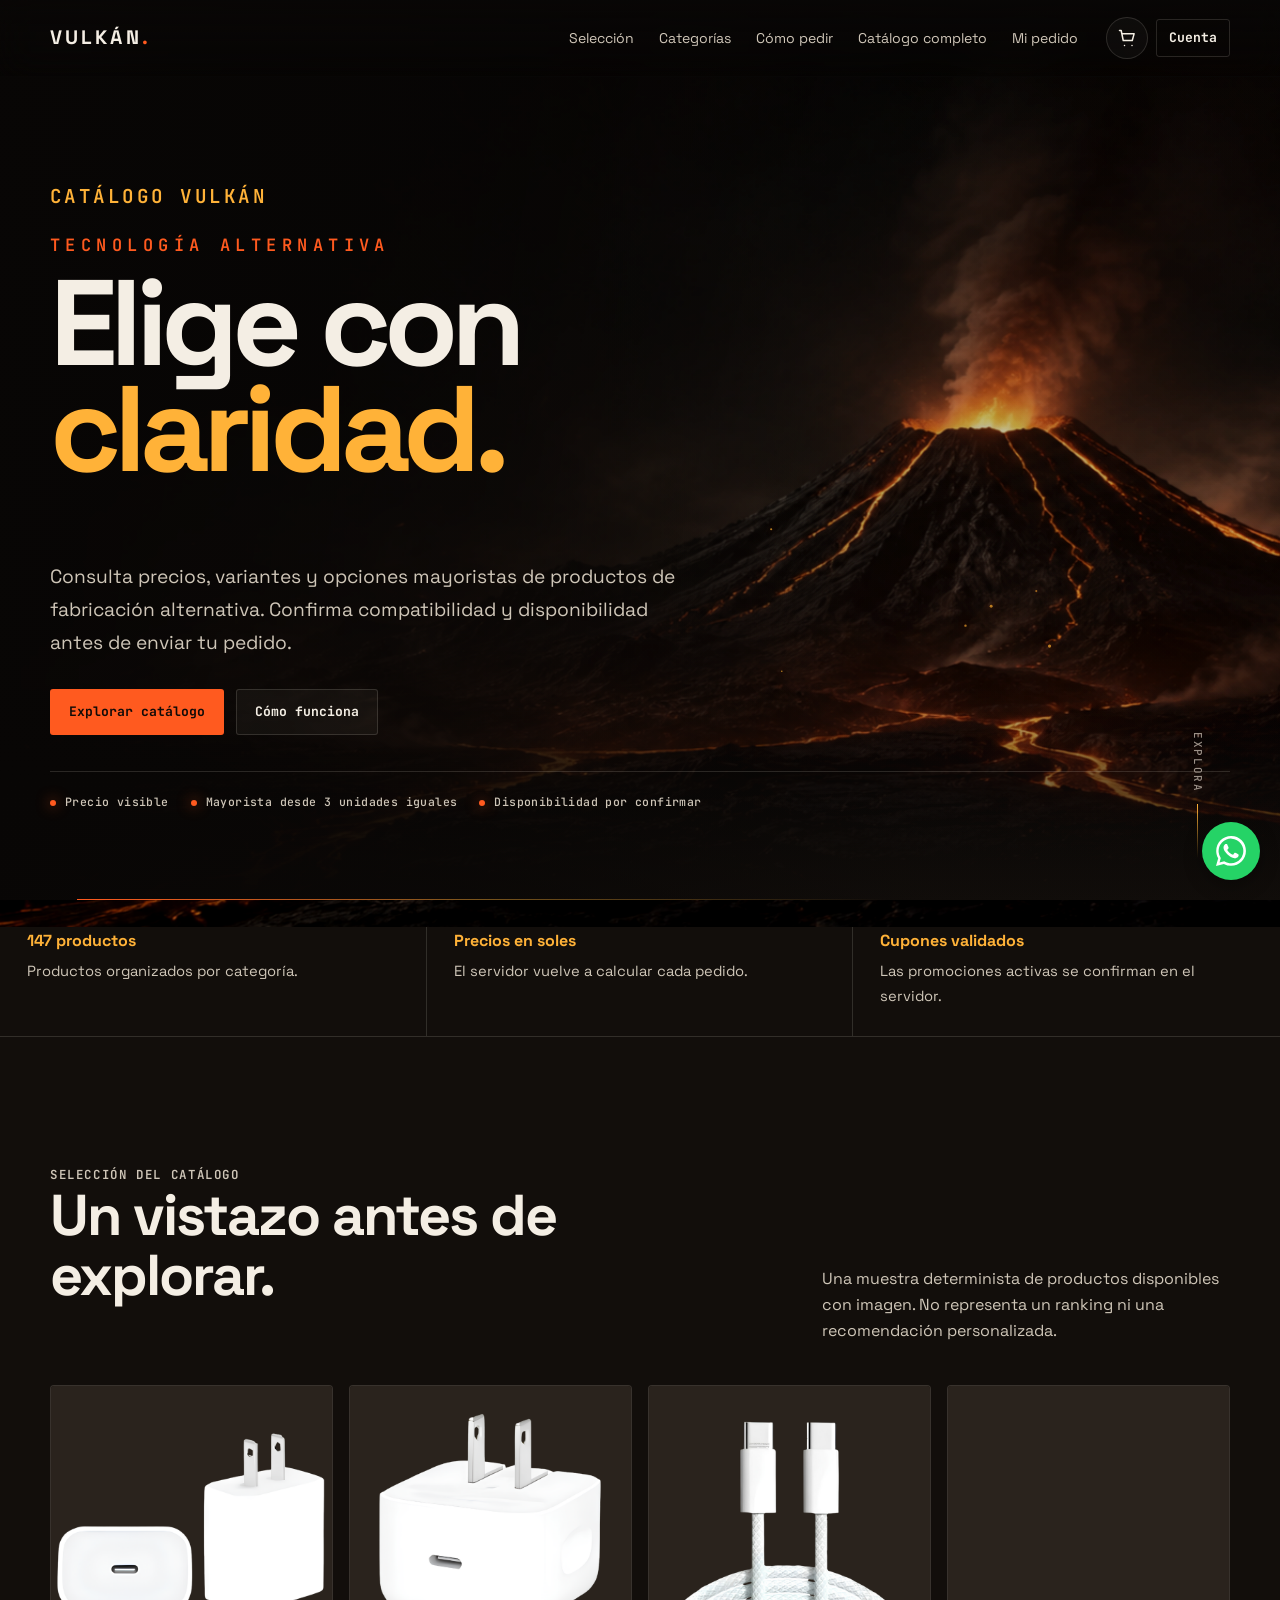
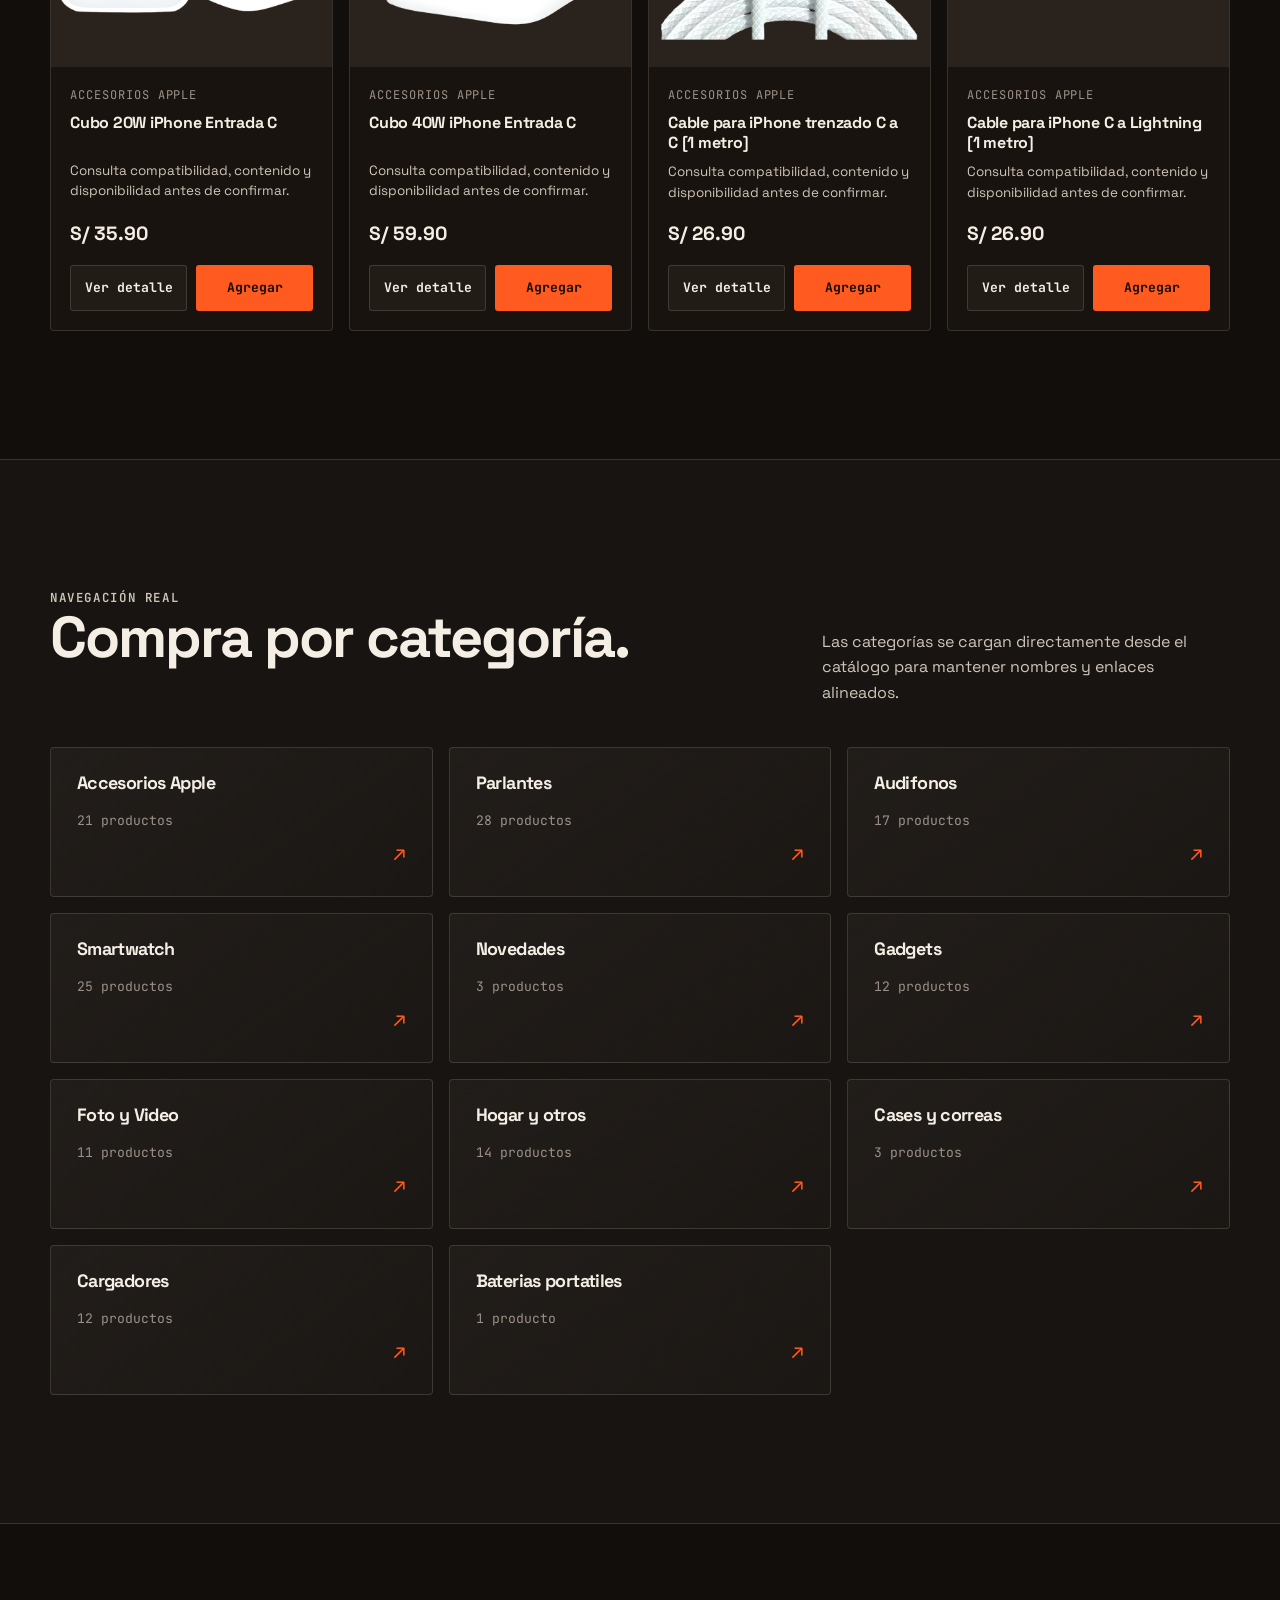
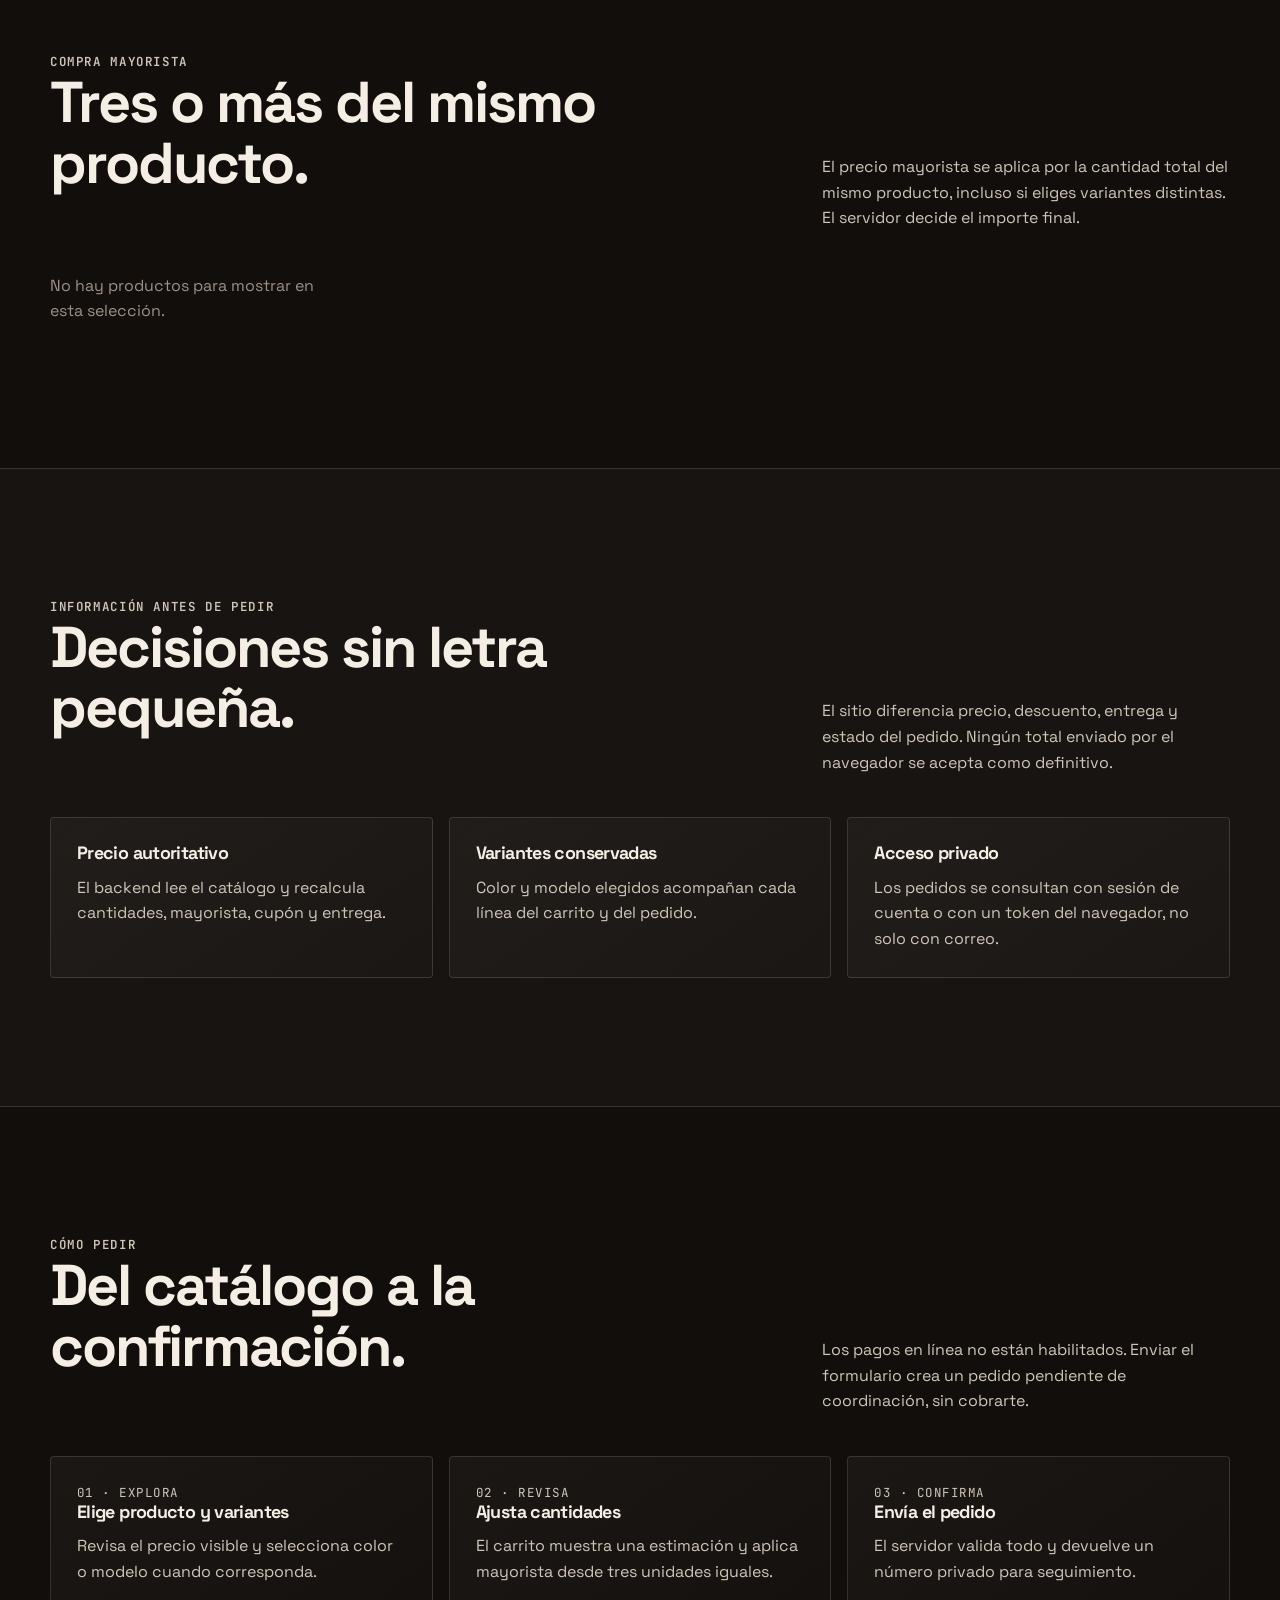
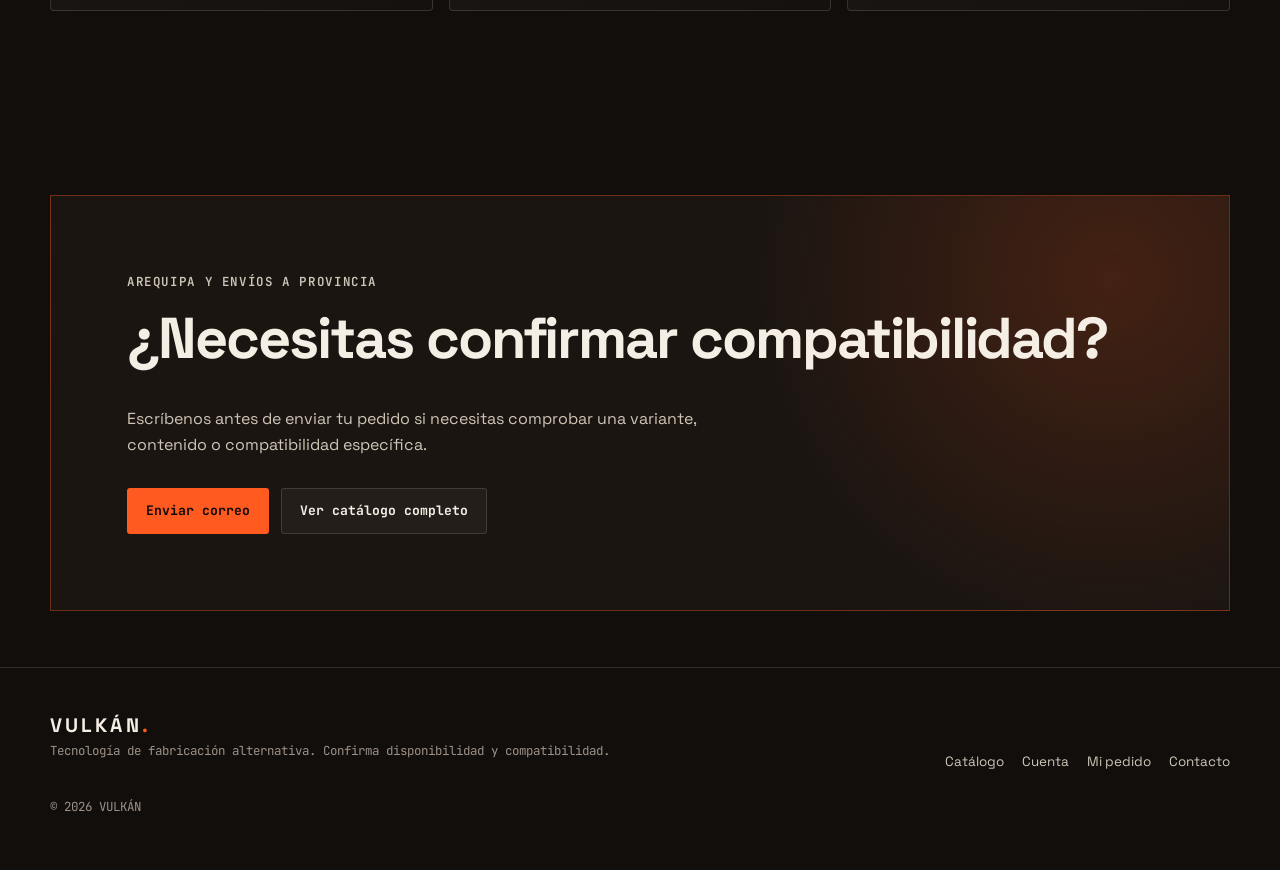
<file: index.html>
<!doctype html>
<html lang="es">
<head>
  <meta charset="utf-8">
  <meta name="viewport" content="width=device-width, initial-scale=1">
  <title>VULKÁN — Tecnología de fabricación alternativa</title>
  <meta name="description" content="Catálogo VULKÁN de tecnología de fabricación alternativa con precios unitarios, opciones mayoristas y variantes visibles.">
  <meta property="og:type" content="website">
  <meta property="og:title" content="VULKÁN — Tecnología de fabricación alternativa">
  <meta property="og:description" content="Explora el catálogo, elige variantes y confirma tu pedido con precios validados por el servidor.">
  <meta name="theme-color" content="#120e0b">
  <link rel="preconnect" href="https://fonts.googleapis.com">
  <link rel="preconnect" href="https://fonts.gstatic.com" crossorigin>
  <link href="https://fonts.googleapis.com/css2?family=JetBrains+Mono:wght@400;600;700&amp;family=Space+Grotesk:wght@400;500;600;700&amp;display=swap" rel="stylesheet">
  <link rel="preload" href="assets/img/vulkan-hero.png" as="image" fetchpriority="high">
  <link rel="stylesheet" href="assets/vulkan-core.css">
  <link rel="stylesheet" href="assets/site.css">
  <script type="application/ld+json">{"@context":"https://schema.org","@type":"Store","name":"VULKÁN","description":"Catálogo de tecnología de fabricación alternativa","currenciesAccepted":"PEN","email":"stevebunnies62@gmail.com"}</script>
  <script src="assets/vulkan-core.js" defer></script>
  <script src="assets/cart.js" defer></script>
  <script src="assets/cart-ui.js" defer></script>
  <script src="assets/home.js" defer></script>
</head>
<body class="home-page">
  <a class="skip-link" href="#contenido">Saltar al contenido</a>

  <div class="vulkan-intro" id="vulkanIntro" role="dialog" aria-modal="true" aria-label="Presentación de VULKÁN">
    <div class="intro-mark" aria-hidden="true">
      <span class="intro-word">VULKÁN<em>.</em></span>
      <span class="intro-kicker">Tecnología · Precio visible</span>
    </div>
    <button class="intro-skip" type="button">Saltar presentación</button>
  </div>

  <nav class="site-nav" aria-label="Navegación principal">
    <div class="container nav-inner">
      <a class="logo" href="index.html" aria-label="VULKÁN, inicio">VULKÁN<span>.</span></a>
      <div class="nav-links" id="primaryNav">
        <a href="#catalogo">Selección</a>
        <a href="#categorias">Categorías</a>
        <a href="#como-comprar">Cómo pedir</a>
        <a href="catalogo.html">Catálogo completo</a>
        <a href="order.html">Mi pedido</a>
      </div>
      <div class="nav-actions">
        <a class="button button-quiet" href="cuenta.html">Cuenta</a>
        <button class="menu-toggle" id="menuToggle" type="button" aria-label="Abrir menú" aria-controls="primaryNav" aria-expanded="false">
          <svg viewBox="0 0 24 24" aria-hidden="true"><path d="M4 7h16M4 12h16M4 17h16" fill="none" stroke="currentColor" stroke-width="1.8" stroke-linecap="round"/></svg>
        </button>
      </div>
    </div>
  </nav>

  <main id="contenido">
    <section class="hero hero-v2" aria-labelledby="heroTitle">
      <div class="hero-media" aria-hidden="true">
        <img src="assets/img/vulkan-hero.png" alt="" width="1672" height="941" fetchpriority="high">
      </div>
      <canvas id="emberCanvas" aria-hidden="true"></canvas>
      <div class="container hero-content">
        <p class="eyebrow">Catálogo VULKÁN</p>
        <h1 id="heroTitle"><span class="brand-line">Tecnología alternativa</span>Elige con <em>claridad.</em></h1>
        <p>Consulta precios, variantes y opciones mayoristas de productos de fabricación alternativa. Confirma compatibilidad y disponibilidad antes de enviar tu pedido.</p>
        <div class="hero-ctas">
          <a class="button button-primary" href="catalogo.html">Explorar catálogo</a>
          <a class="button button-secondary" href="#como-comprar">Cómo funciona</a>
        </div>
        <div class="hero-proof" aria-label="Datos del catálogo">
          <span>Precio visible</span>
          <span>Mayorista desde 3 unidades iguales</span>
          <span>Disponibilidad por confirmar</span>
        </div>
      </div>
      <span class="hero-scroll-cue" aria-hidden="true">Explora</span>
    </section>

    <section class="fact-strip" aria-label="Información de compra">
      <div><strong id="homeProductCount">Catálogo en carga</strong><span>Productos organizados por categoría.</span></div>
      <div><strong>Precios en soles</strong><span>El servidor vuelve a calcular cada pedido.</span></div>
      <div><strong>Cupones validados</strong><span>Las promociones activas se confirman en el servidor.</span></div>
    </section>

    <section class="section" id="catalogo" aria-labelledby="selectionTitle">
      <div class="container">
        <div class="section-heading">
          <div><p class="eyebrow">Selección del catálogo</p><h2 id="selectionTitle">Un vistazo antes de explorar.</h2></div>
          <p>Una muestra determinista de productos disponibles con imagen. No representa un ranking ni una recomendación personalizada.</p>
        </div>
        <div class="product-grid" id="homeFeatured" aria-live="polite"><p class="muted">Cargando selección…</p></div>
      </div>
    </section>

    <section class="section section-alt" id="categorias" aria-labelledby="categoriesTitle">
      <div class="container">
        <div class="section-heading">
          <div><p class="eyebrow">Navegación real</p><h2 id="categoriesTitle">Compra por categoría.</h2></div>
          <p>Las categorías se cargan directamente desde el catálogo para mantener nombres y enlaces alineados.</p>
        </div>
        <div class="category-grid" id="homeCategories"><p class="muted">Cargando categorías…</p></div>
      </div>
    </section>

    <section class="section" aria-labelledby="wholesaleTitle">
      <div class="container">
        <div class="section-heading">
          <div><p class="eyebrow">Compra mayorista</p><h2 id="wholesaleTitle">Tres o más del mismo producto.</h2></div>
          <p>El precio mayorista se aplica por la cantidad total del mismo producto, incluso si eliges variantes distintas. El servidor decide el importe final.</p>
        </div>
        <div class="product-grid" id="homeWholesale" aria-live="polite"><p class="muted">Cargando opciones mayoristas…</p></div>
      </div>
    </section>

    <section class="section section-alt" aria-labelledby="benefitsTitle">
      <div class="container">
        <div class="section-heading">
          <div><p class="eyebrow">Información antes de pedir</p><h2 id="benefitsTitle">Decisiones sin letra pequeña.</h2></div>
          <p>El sitio diferencia precio, descuento, entrega y estado del pedido. Ningún total enviado por el navegador se acepta como definitivo.</p>
        </div>
        <div class="benefit-grid">
          <article class="benefit-card"><h3>Precio autoritativo</h3><p>El backend lee el catálogo y recalcula cantidades, mayorista, cupón y entrega.</p></article>
          <article class="benefit-card"><h3>Variantes conservadas</h3><p>Color y modelo elegidos acompañan cada línea del carrito y del pedido.</p></article>
          <article class="benefit-card"><h3>Acceso privado</h3><p>Los pedidos se consultan con sesión de cuenta o con un token del navegador, no solo con correo.</p></article>
        </div>
      </div>
    </section>

    <section class="section" id="como-comprar" aria-labelledby="stepsTitle">
      <div class="container">
        <div class="section-heading">
          <div><p class="eyebrow">Cómo pedir</p><h2 id="stepsTitle">Del catálogo a la confirmación.</h2></div>
          <p>Los pagos en línea no están habilitados. Enviar el formulario crea un pedido pendiente de coordinación, sin cobrarte.</p>
        </div>
        <div class="steps-grid">
          <article class="step-card"><p class="step-number mono">01 · EXPLORA</p><h3>Elige producto y variantes</h3><p>Revisa el precio visible y selecciona color o modelo cuando corresponda.</p></article>
          <article class="step-card"><p class="step-number mono">02 · REVISA</p><h3>Ajusta cantidades</h3><p>El carrito muestra una estimación y aplica mayorista desde tres unidades iguales.</p></article>
          <article class="step-card"><p class="step-number mono">03 · CONFIRMA</p><h3>Envía el pedido</h3><p>El servidor valida todo y devuelve un número privado para seguimiento.</p></article>
        </div>
      </div>
    </section>

    <section class="section-tight" aria-labelledby="contactTitle">
      <div class="container cta-band">
        <p class="eyebrow">Arequipa y envíos a provincia</p>
        <h2 id="contactTitle">¿Necesitas confirmar compatibilidad?</h2>
        <p>Escríbenos antes de enviar tu pedido si necesitas comprobar una variante, contenido o compatibilidad específica.</p>
        <div class="hero-ctas">
          <a class="button button-primary" href="mailto:stevebunnies62@gmail.com">Enviar correo</a>
          <a class="button button-secondary" href="catalogo.html">Ver catálogo completo</a>
        </div>
      </div>
    </section>
  </main>

  <footer class="site-footer">
    <div class="container footer-grid">
      <div><a class="logo" href="index.html">VULKÁN<span>.</span></a><p class="fine-print">Tecnología de fabricación alternativa. Confirma disponibilidad y compatibilidad.</p></div>
      <div class="footer-links"><a href="catalogo.html">Catálogo</a><a href="cuenta.html">Cuenta</a><a href="order.html">Mi pedido</a><a href="mailto:stevebunnies62@gmail.com">Contacto</a></div>
      <p class="fine-print">© <span data-current-year></span> VULKÁN</p>
    </div>
  </footer>
<!-- VULKÁN - WHATSAPP FLOTANTE -->
<a
  id="vulkanWhatsapp"
  href="https://wa.me/51951371573?text=Hola%20VULK%C3%81N%2C%20quiero%20hacer%20un%20pedido."
  target="_blank"
  rel="noopener noreferrer"
  aria-label="Haz tu pedido acá por WhatsApp"
>
  <span id="vulkanWhatsappText">Haz tu pedido acá</span>

  <span id="vulkanWhatsappIcon">
    <svg
      viewBox="0 0 24 24"
      xmlns="http://www.w3.org/2000/svg"
      aria-hidden="true"
    >
      <path d="M20.52 3.48A11.86 11.86 0 0 0 12.06 0C5.5 0 .17 5.33.17 11.9c0 2.1.55 4.16 1.6 5.97L0 24l6.28-1.65a11.9 11.9 0 0 0 5.77 1.48h.01c6.56 0 11.9-5.33 11.9-11.9 0-3.18-1.23-6.17-3.44-8.45ZM12.06 21.86h-.01c-1.8 0-3.57-.48-5.11-1.39l-.37-.22-3.73.98 1-3.64-.24-.37a9.88 9.88 0 1 1 8.46 4.64Zm5.42-7.41c-.3-.15-1.77-.87-2.05-.97-.27-.1-.47-.15-.67.15-.2.3-.77.97-.94 1.17-.17.2-.35.22-.65.07-.3-.15-1.25-.46-2.38-1.47-.88-.78-1.47-1.74-1.64-2.04-.17-.3-.02-.46.13-.61.14-.14.3-.35.45-.52.15-.17.2-.3.3-.5.1-.2.05-.37-.02-.52-.07-.15-.67-1.62-.92-2.22-.24-.58-.49-.5-.67-.51h-.57c-.2 0-.52.07-.79.37-.27.3-1.04 1.02-1.04 2.5s1.07 2.9 1.22 3.1c.15.2 2.1 3.21 5.09 4.5.71.31 1.27.49 1.7.63.71.23 1.36.2 1.87.12.57-.09 1.77-.72 2.02-1.42.25-.7.25-1.3.17-1.42-.07-.12-.27-.2-.57-.35Z"/>
    </svg>
  </span>
</a>

<style>
/* =========================================================
   VULKÁN — WHATSAPP FLOTANTE
   AISLADO PARA EVITAR CONFLICTOS CON OTROS CSS
   ========================================================= */

#vulkanWhatsapp {
  position: fixed !important;

  right: 20px !important;
  bottom: 20px !important;
  left: auto !important;
  top: auto !important;

  width: 58px !important;
  height: 58px !important;

  min-width: 58px !important;
  min-height: 58px !important;

  max-width: 58px !important;
  max-height: 58px !important;

  padding: 0 !important;
  margin: 0 !important;

  display: flex !important;
  align-items: center !important;
  justify-content: center !important;

  box-sizing: border-box !important;

  background: #25D366 !important;
  border: 0 !important;
  border-radius: 50% !important;

  z-index: 2147483647 !important;

  text-decoration: none !important;

  overflow: visible !important;

  box-shadow:
    0 5px 18px rgba(0, 0, 0, 0.35) !important;

  transition:
    transform 0.2s ease,
    box-shadow 0.2s ease !important;
}


/* ICONO WHATSAPP */

#vulkanWhatsappIcon {
  position: relative !important;

  width: 30px !important;
  height: 30px !important;

  min-width: 30px !important;
  min-height: 30px !important;

  max-width: 30px !important;
  max-height: 30px !important;

  padding: 0 !important;
  margin: 0 !important;

  display: block !important;

  box-sizing: border-box !important;

  line-height: 0 !important;
}


#vulkanWhatsappIcon svg {
  display: block !important;

  width: 30px !important;
  height: 30px !important;

  min-width: 30px !important;
  min-height: 30px !important;

  max-width: 30px !important;
  max-height: 30px !important;

  padding: 0 !important;
  margin: 0 !important;

  fill: #ffffff !important;

  stroke: none !important;

  box-sizing: border-box !important;
}


/* TEXTO */

#vulkanWhatsappText {
  position: absolute !important;

  right: 68px !important;
  top: 50% !important;

  transform:
    translateY(-50%)
    translateX(8px) !important;

  width: auto !important;
  height: auto !important;

  padding: 9px 13px !important;
  margin: 0 !important;

  background: #15110e !important;
  color: #ffffff !important;

  border-radius: 8px !important;

  font-family: Arial, sans-serif !important;
  font-size: 14px !important;
  font-weight: 600 !important;

  line-height: 1.2 !important;

  white-space: nowrap !important;

  opacity: 0 !important;
  visibility: hidden !important;

  pointer-events: none !important;

  transition:
    opacity 0.2s ease,
    transform 0.2s ease,
    visibility 0.2s ease !important;

  box-shadow:
    0 5px 15px rgba(0, 0, 0, 0.3) !important;
}


/* FLECHA */

#vulkanWhatsappText::after {
  content: "" !important;

  position: absolute !important;

  right: -6px !important;
  top: 50% !important;

  transform: translateY(-50%) !important;

  width: 0 !important;
  height: 0 !important;

  border-top: 6px solid transparent !important;
  border-bottom: 6px solid transparent !important;
  border-left: 6px solid #15110e !important;
}


/* HOVER PC */

#vulkanWhatsapp:hover {
  transform: scale(1.08) !important;

  box-shadow:
    0 7px 25px rgba(0, 0, 0, 0.4),
    0 0 18px rgba(37, 211, 102, 0.35) !important;
}


#vulkanWhatsapp:hover #vulkanWhatsappText {
  opacity: 1 !important;
  visibility: visible !important;

  transform:
    translateY(-50%)
    translateX(0) !important;
}


/* TABLET / IPAD */

@media (max-width: 900px) {

  #vulkanWhatsapp {
    right: 18px !important;
    bottom: 18px !important;

    width: 56px !important;
    height: 56px !important;

    min-width: 56px !important;
    min-height: 56px !important;

    max-width: 56px !important;
    max-height: 56px !important;
  }

  #vulkanWhatsappIcon,
  #vulkanWhatsappIcon svg {
    width: 29px !important;
    height: 29px !important;
  }

}


/* CELULAR */

@media (max-width: 600px) {

  #vulkanWhatsapp {
    right: 14px !important;
    bottom: 14px !important;

    width: 54px !important;
    height: 54px !important;

    min-width: 54px !important;
    min-height: 54px !important;

    max-width: 54px !important;
    max-height: 54px !important;
  }

  #vulkanWhatsappIcon,
  #vulkanWhatsappIcon svg {
    width: 28px !important;
    height: 28px !important;
  }

}


/* RESPETA USUARIOS QUE REDUCEN ANIMACIONES */

@media (prefers-reduced-motion: reduce) {

  #vulkanWhatsapp,
  #vulkanWhatsappText {
    transition: none !important;
  }

}
</style>
</body>
</html>
</file>
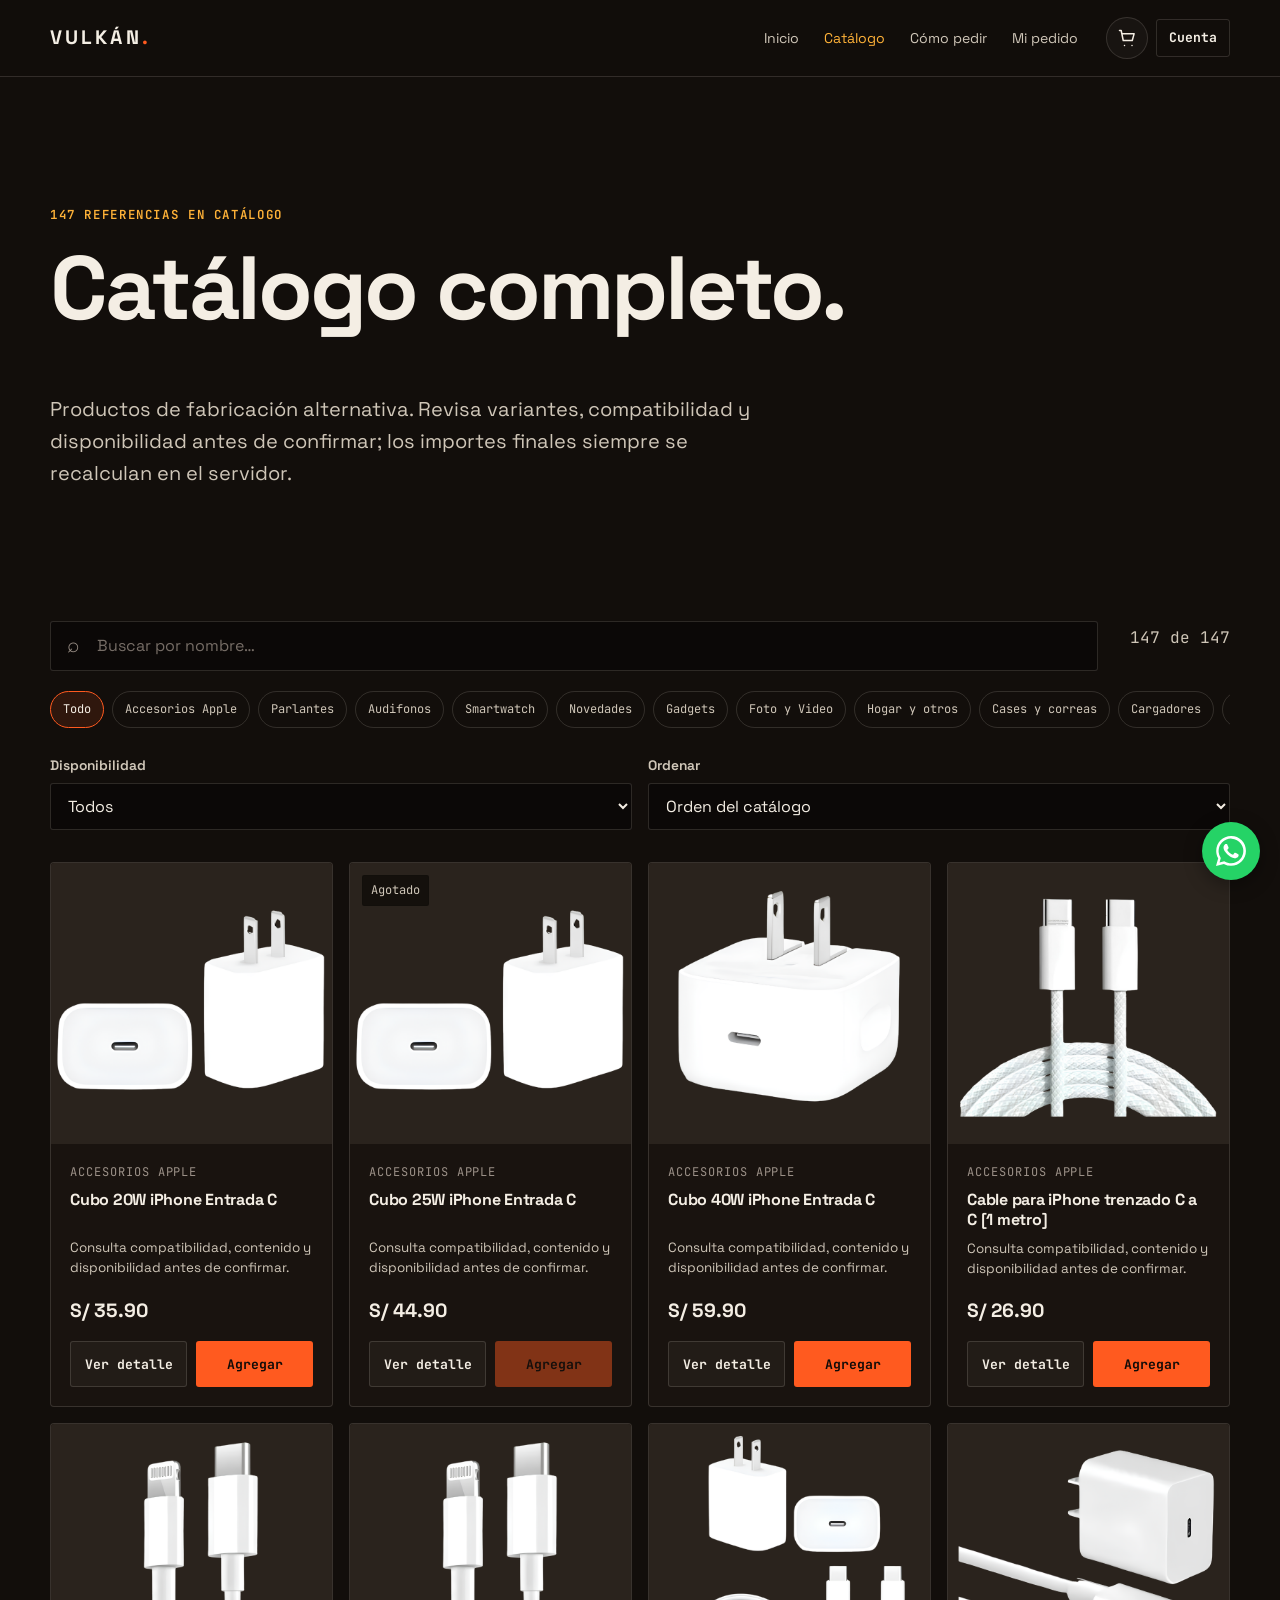
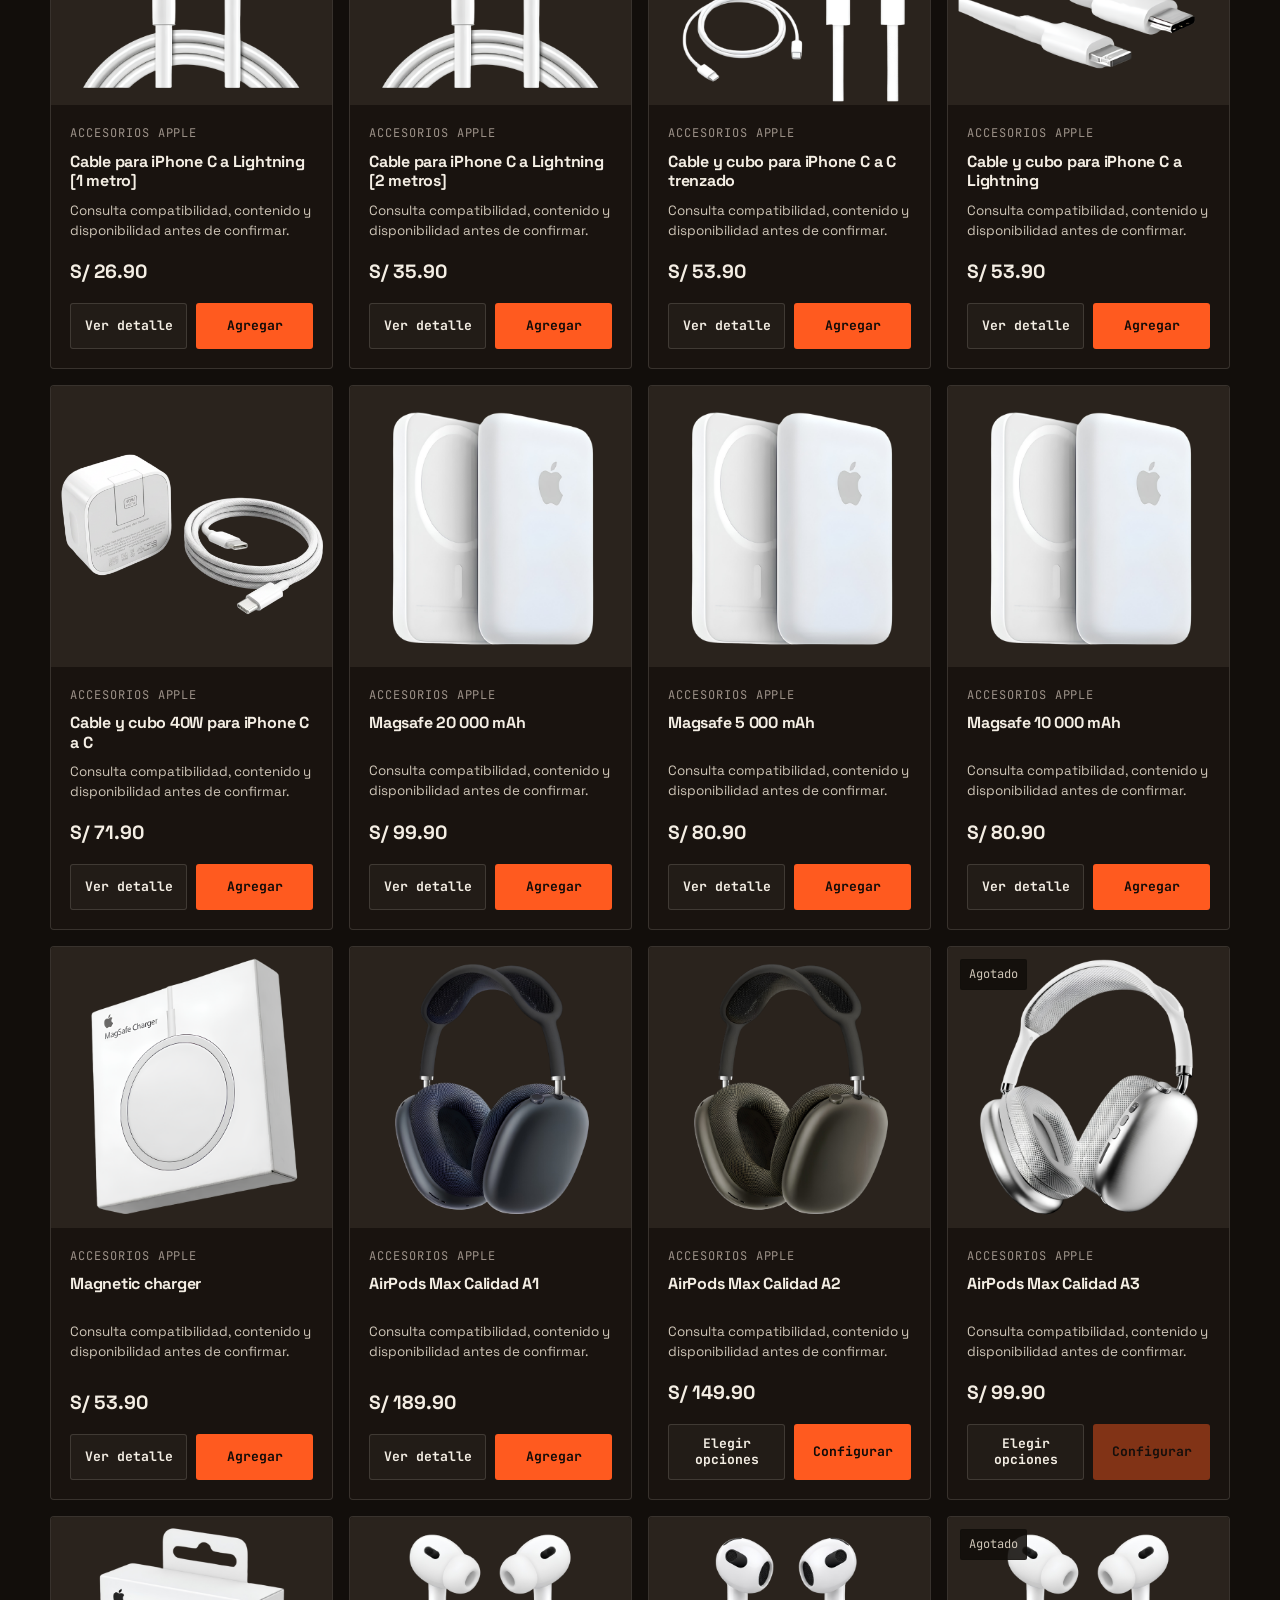
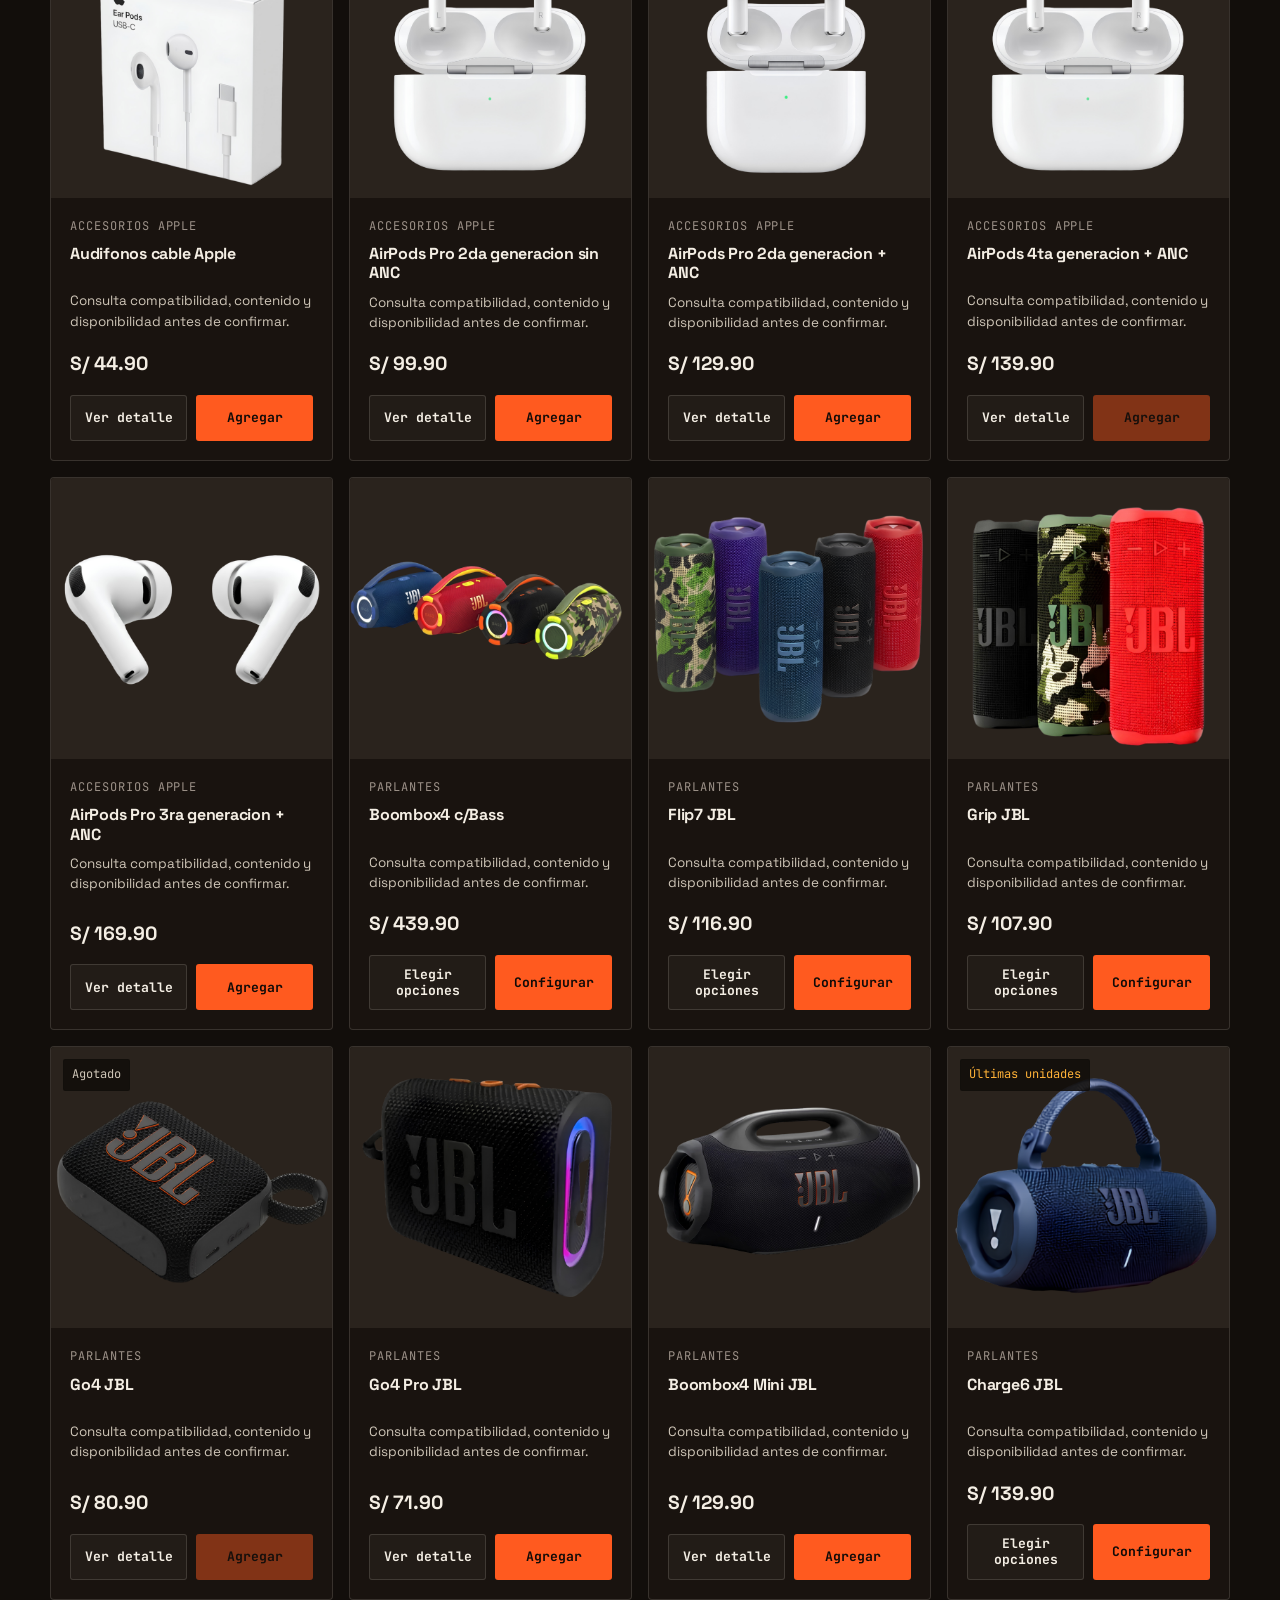
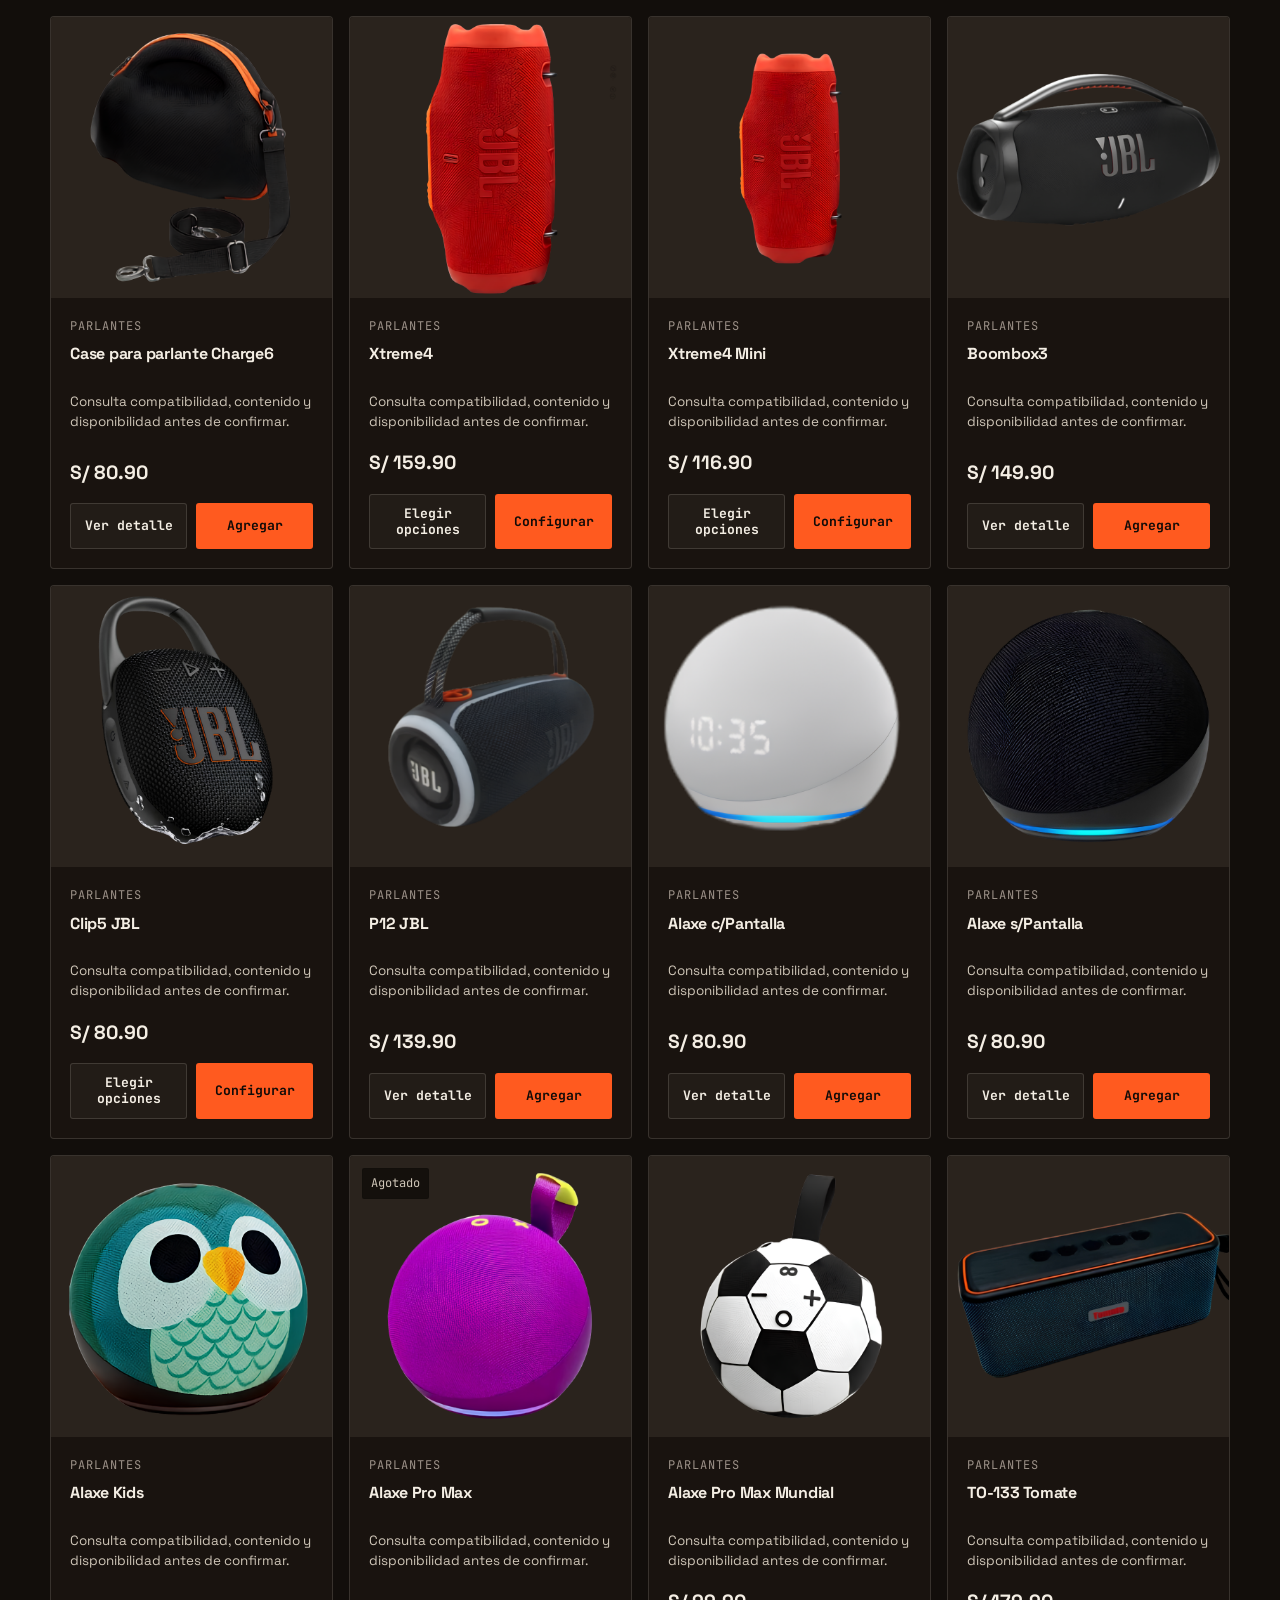
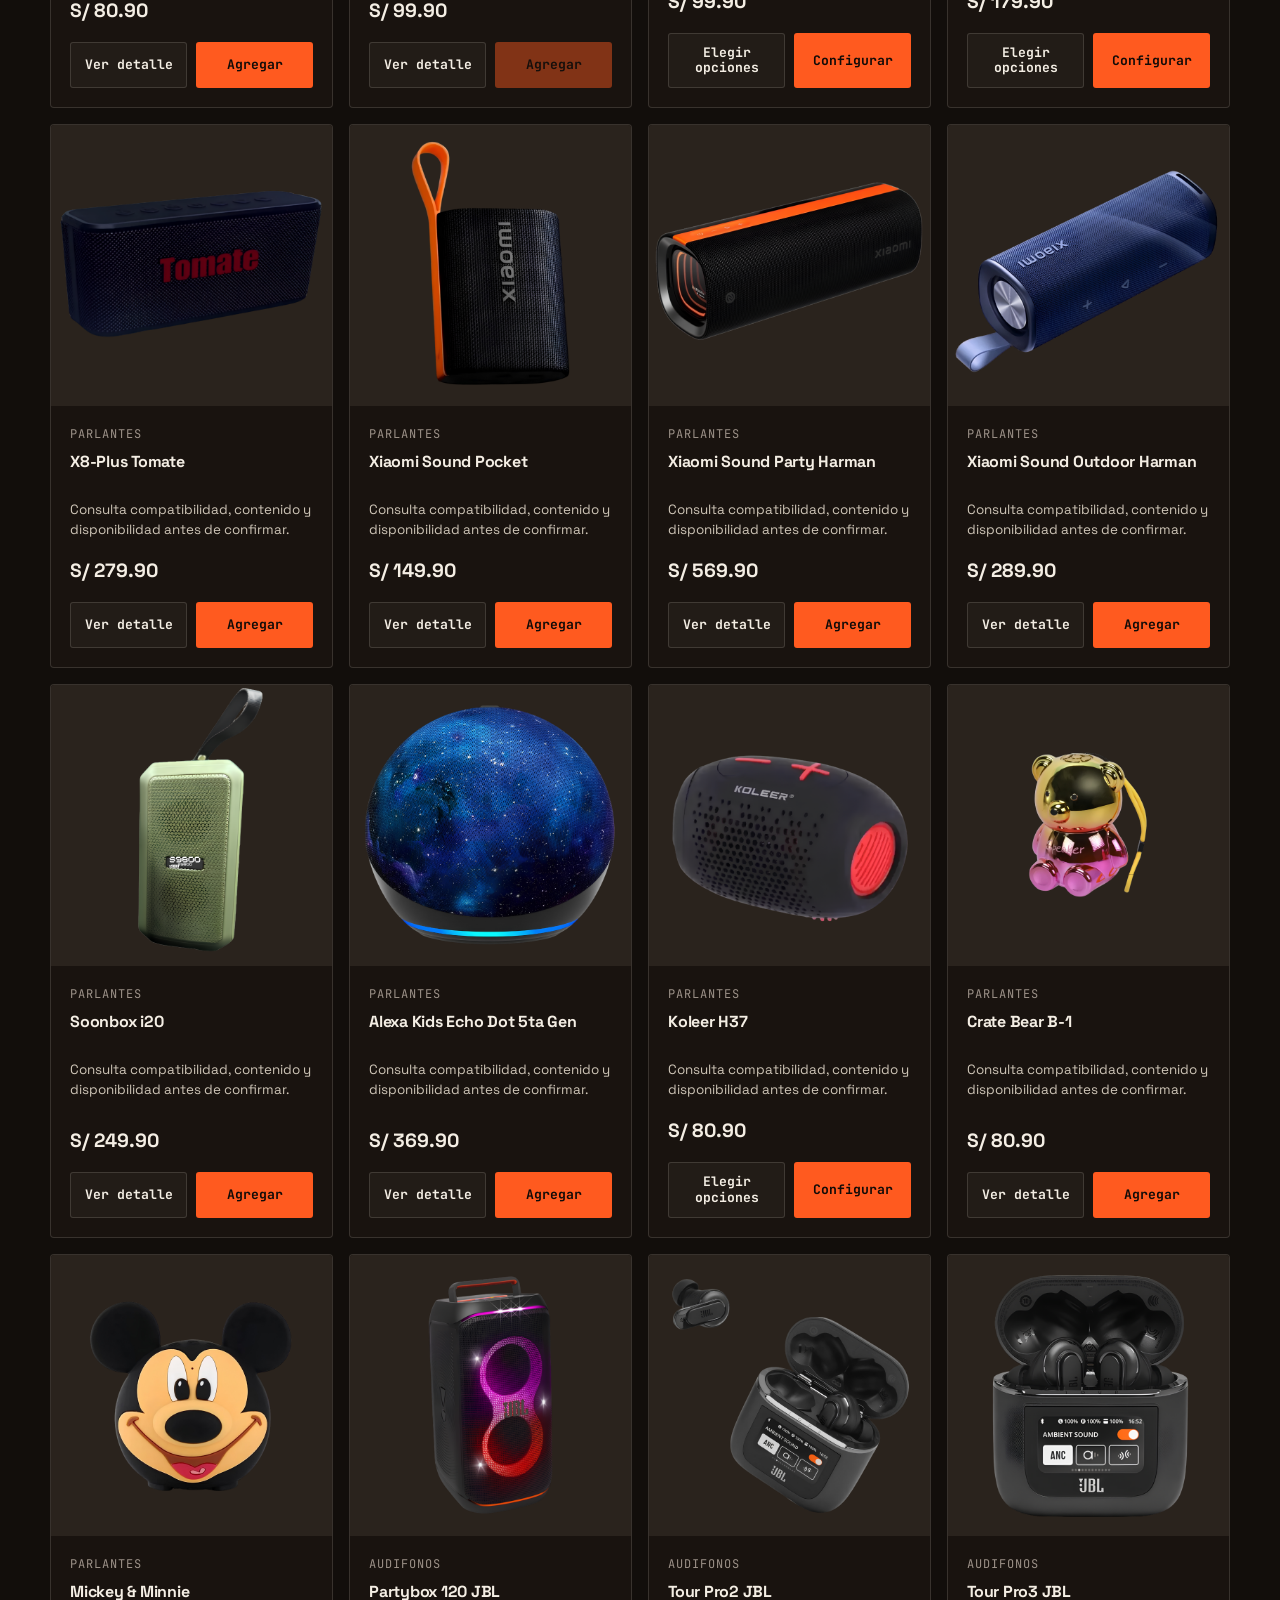
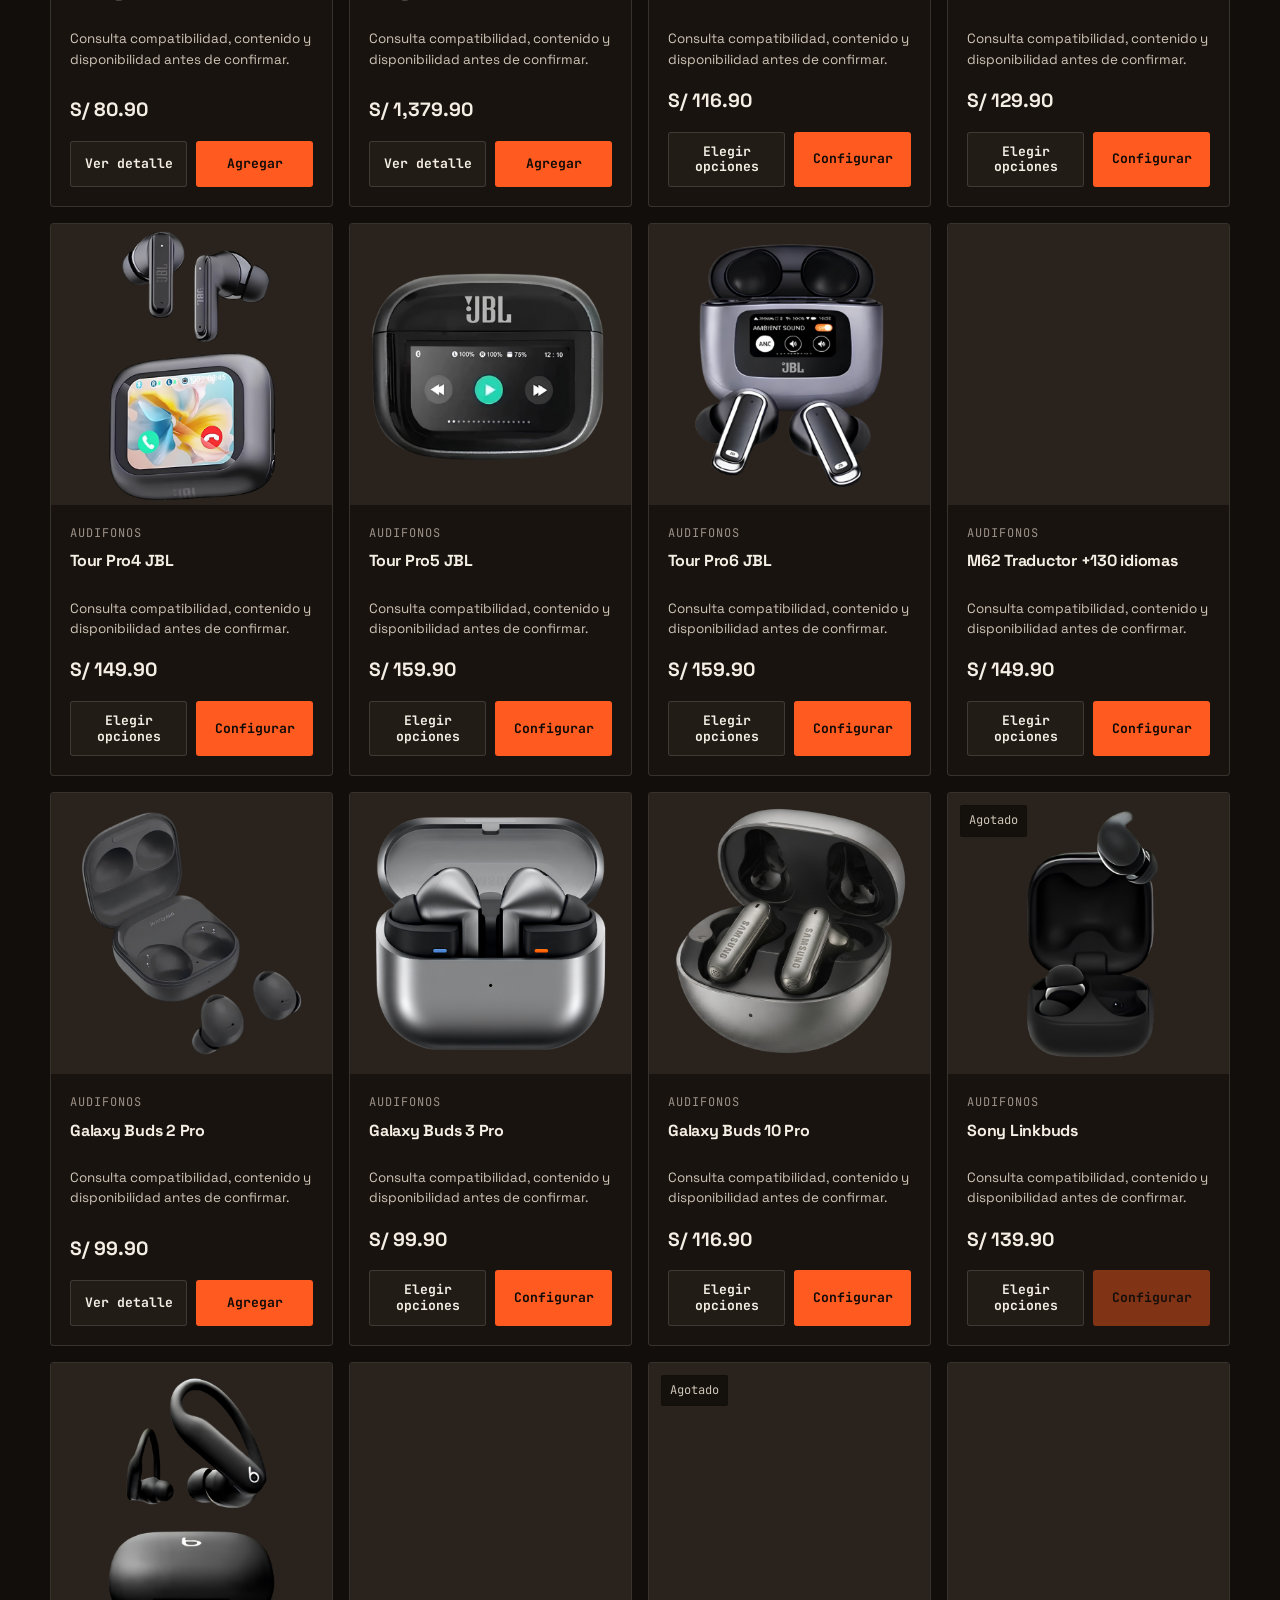
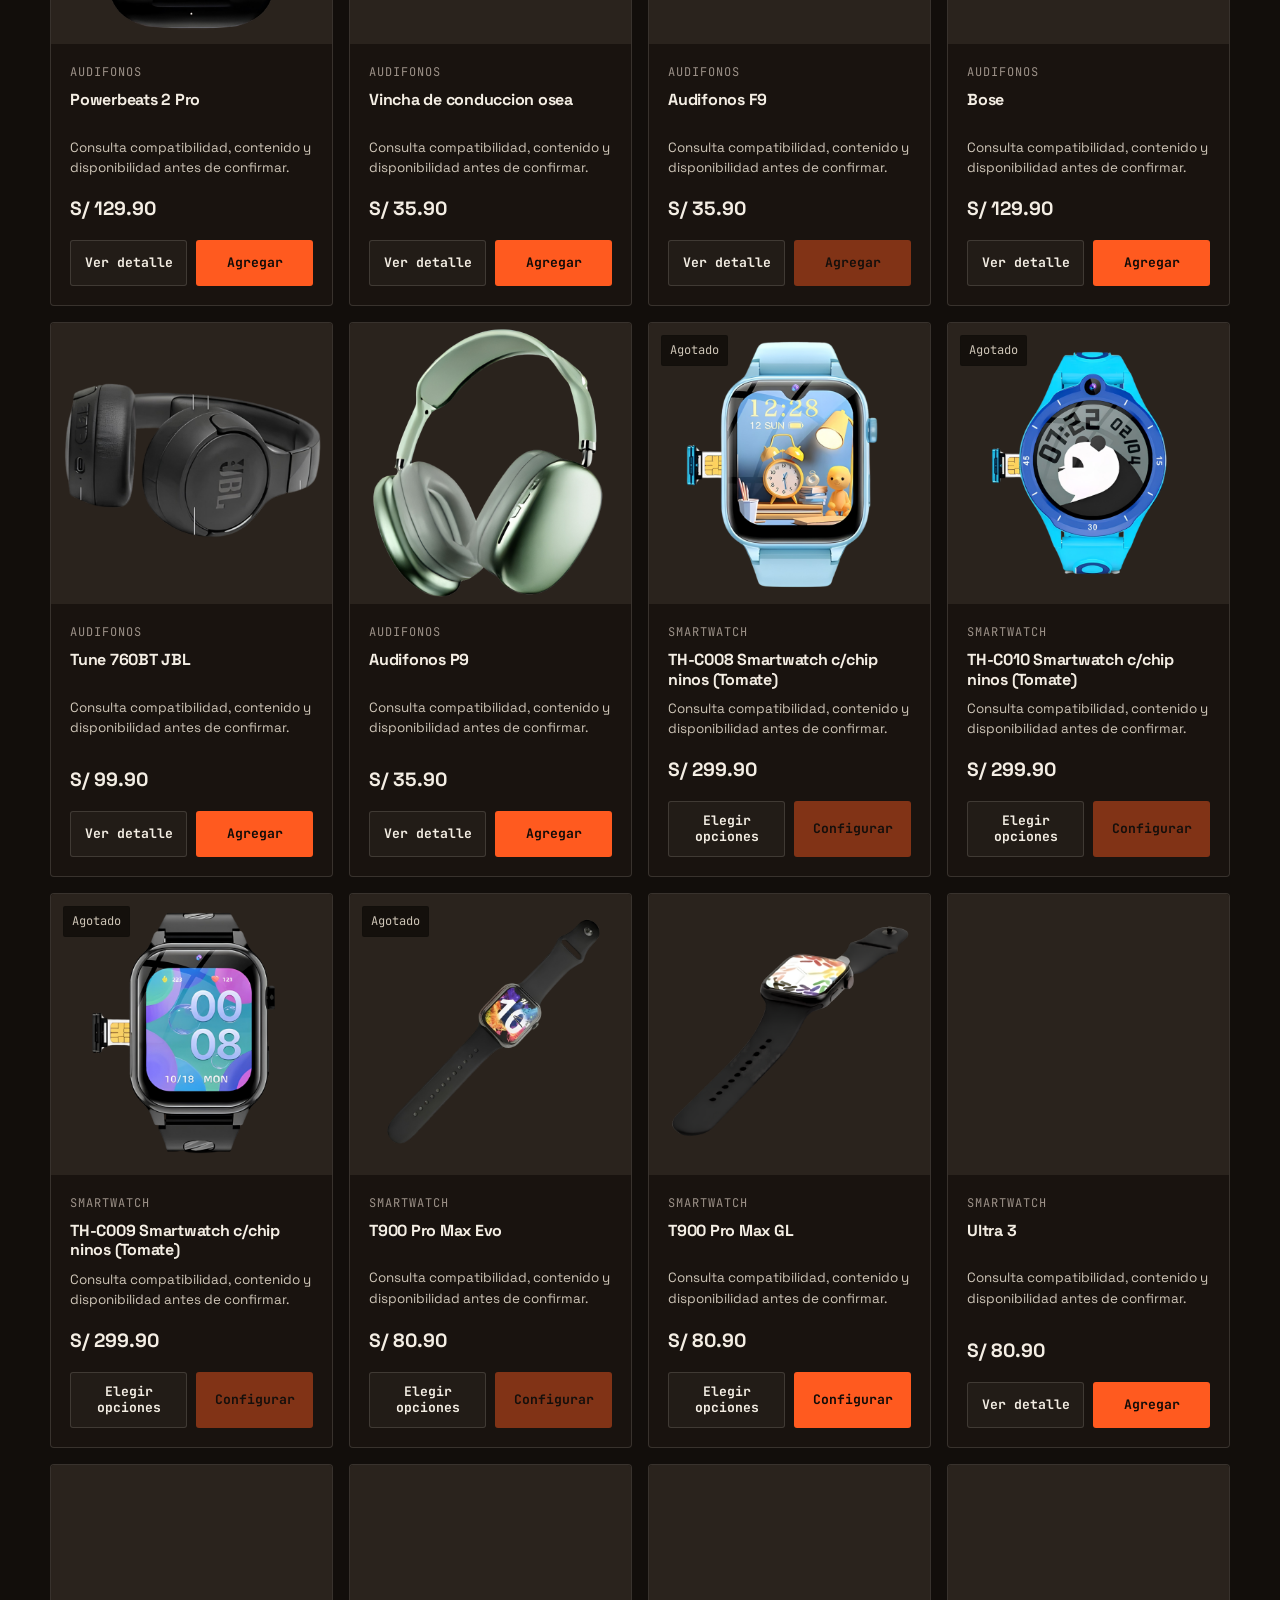
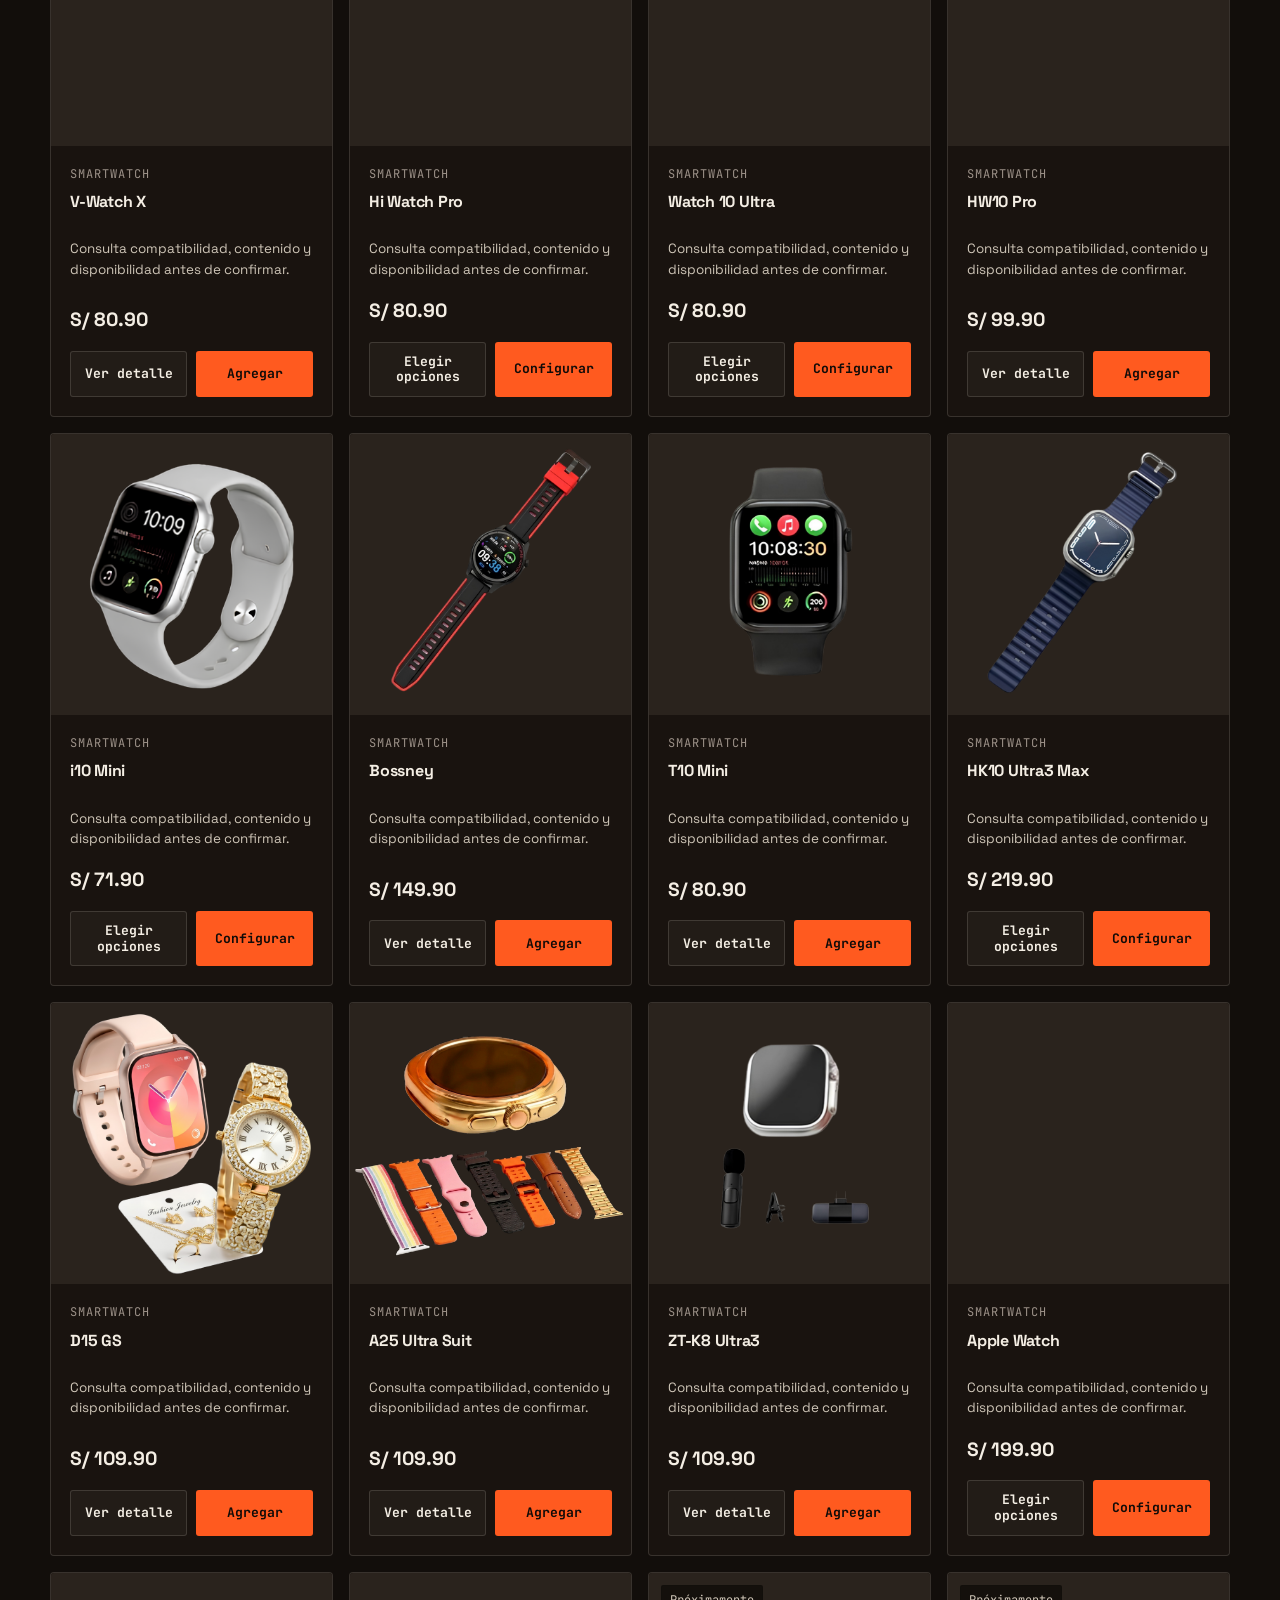
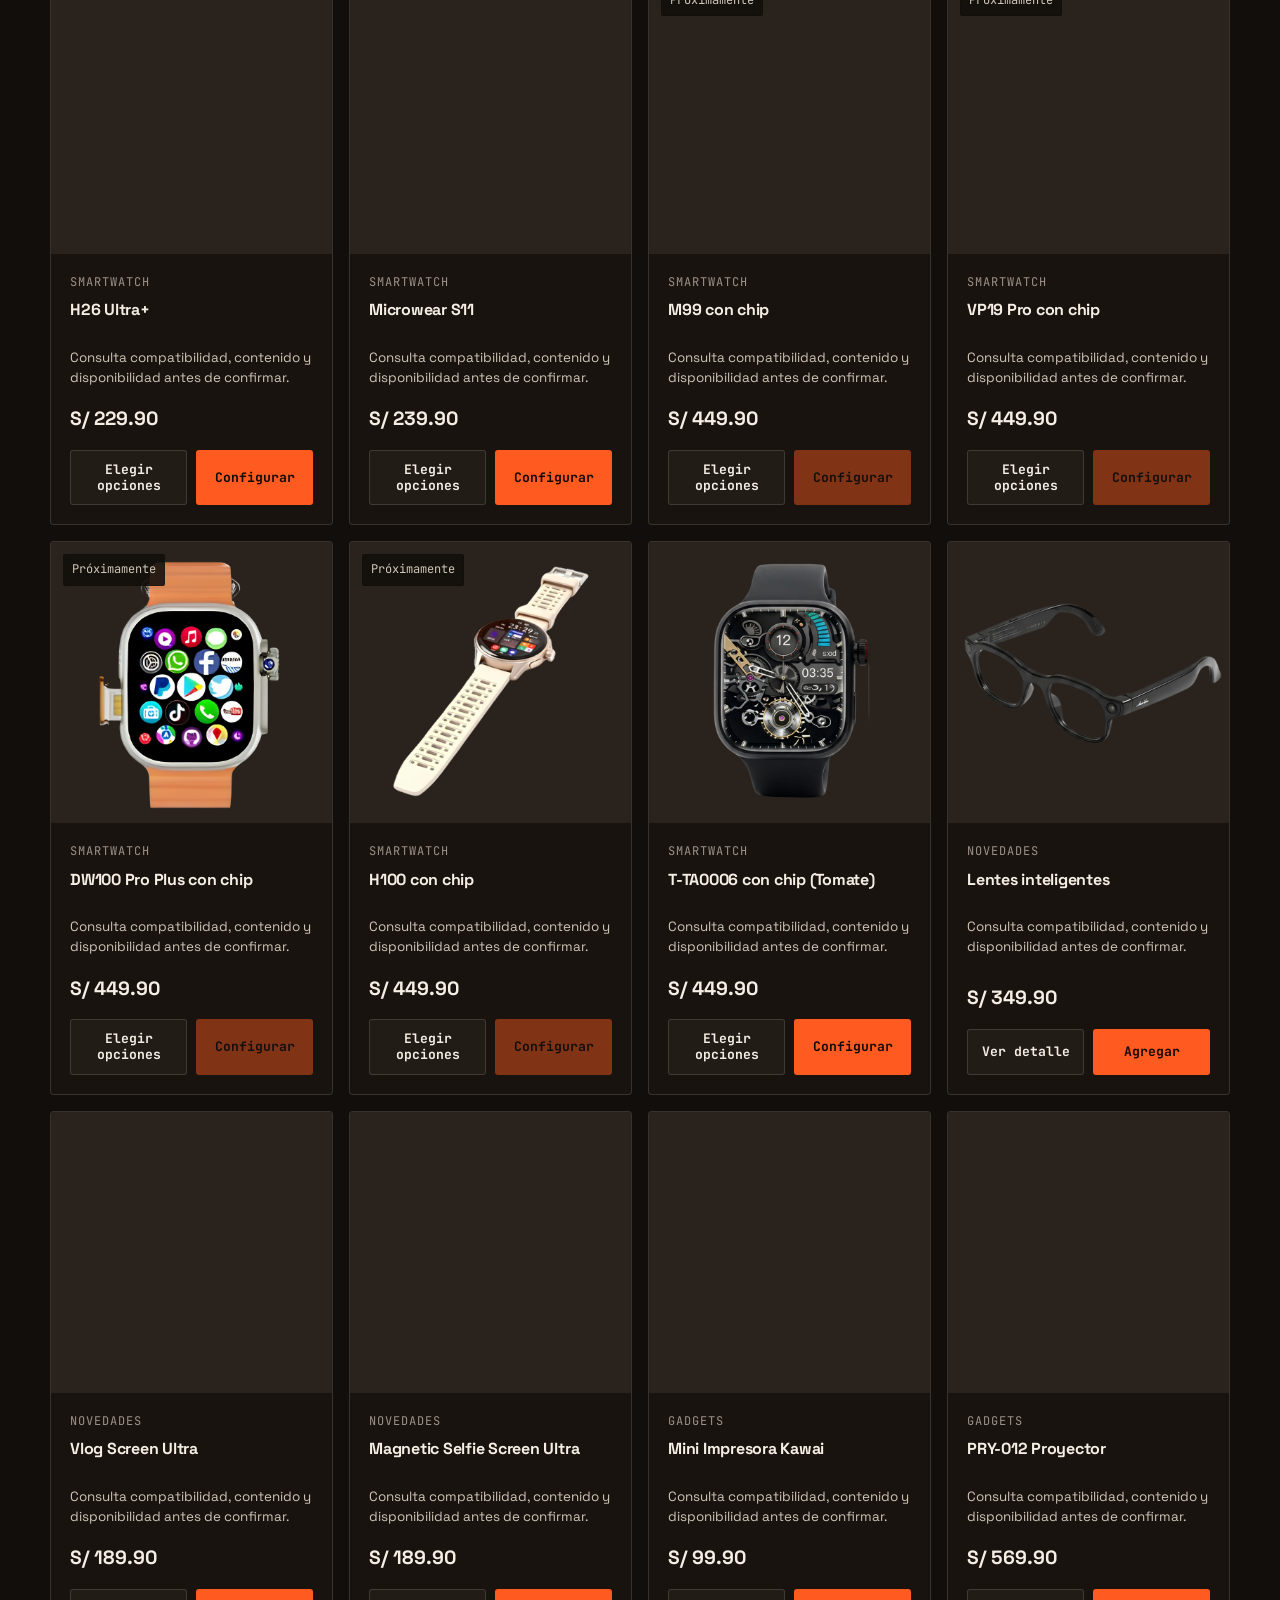
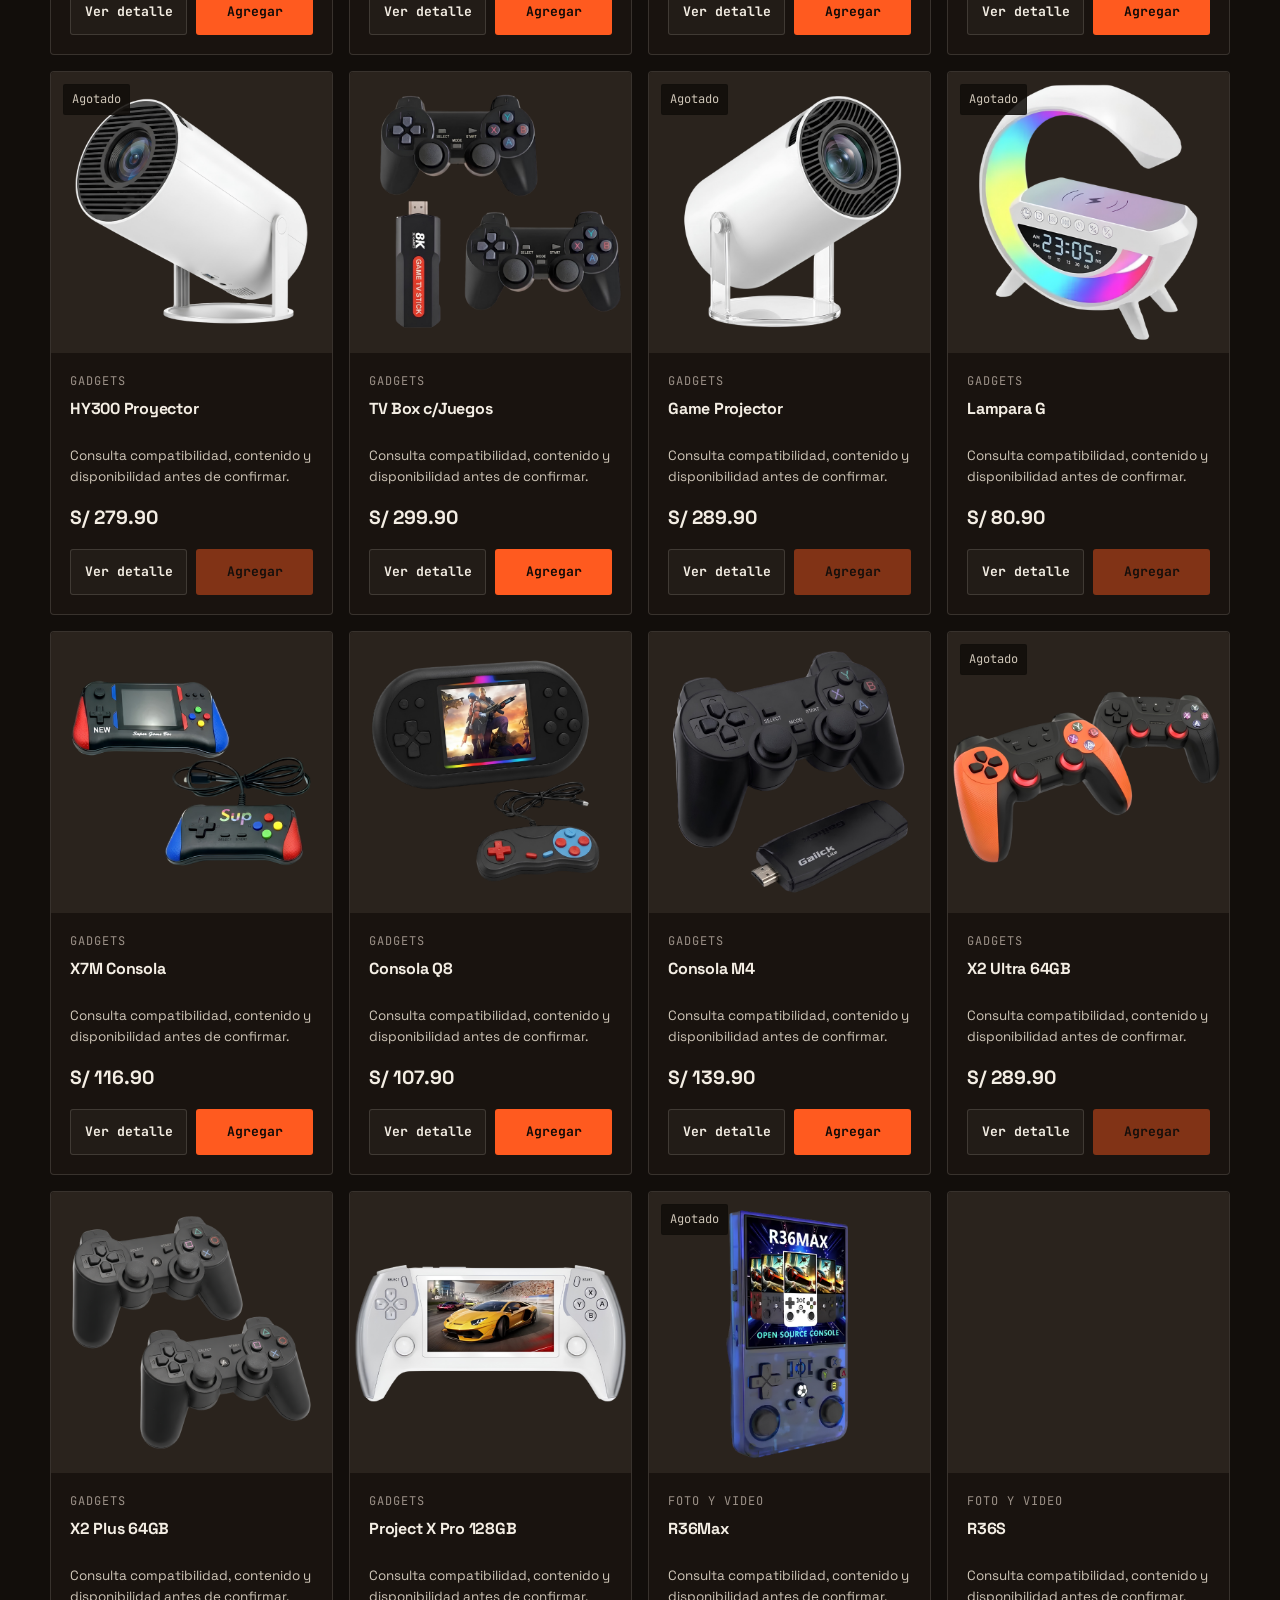
<file: catalogo.html>
<!doctype html>
<html lang="es">
<head>
  <meta charset="utf-8">
  <meta name="viewport" content="width=device-width, initial-scale=1">
  <title>Catálogo — VULKÁN</title>
  <meta name="description" content="Explora el catálogo VULKÁN, filtra categorías, elige variantes y revisa precios unitarios o mayoristas.">
  <meta name="theme-color" content="#120e0b">
  <link rel="preconnect" href="https://fonts.googleapis.com">
  <link rel="preconnect" href="https://fonts.gstatic.com" crossorigin>
  <link href="https://fonts.googleapis.com/css2?family=JetBrains+Mono:wght@400;600;700&amp;family=Space+Grotesk:wght@400;500;600;700&amp;display=swap" rel="stylesheet">
  <link rel="stylesheet" href="assets/vulkan-core.css">
  <link rel="stylesheet" href="assets/site.css">
  <script src="assets/vulkan-core.js" defer></script>
  <script src="assets/cart.js" defer></script>
  <script src="assets/cart-ui.js" defer></script>
  <script src="assets/catalog.js" defer></script>
</head>
<body>
  <a class="skip-link" href="#contenido">Saltar al catálogo</a>
  <nav class="site-nav" aria-label="Navegación principal">
    <div class="container nav-inner">
      <a class="logo" href="index.html" aria-label="VULKÁN, inicio">VULKÁN<span>.</span></a>
      <div class="nav-links" id="primaryNav">
        <a href="index.html">Inicio</a>
        <a href="catalogo.html" aria-current="page">Catálogo</a>
        <a href="index.html#como-comprar">Cómo pedir</a>
        <a href="order.html">Mi pedido</a>
      </div>
      <div class="nav-actions">
        <a class="button button-quiet" href="cuenta.html">Cuenta</a>
        <button class="menu-toggle" id="menuToggle" type="button" aria-label="Abrir menú" aria-controls="primaryNav" aria-expanded="false">
          <svg viewBox="0 0 24 24" aria-hidden="true"><path d="M4 7h16M4 12h16M4 17h16" fill="none" stroke="currentColor" stroke-width="1.8" stroke-linecap="round"/></svg>
        </button>
      </div>
    </div>
  </nav>

  <main id="contenido">
    <header class="page-hero container">
      <p class="eyebrow" id="catalogHeroCount">Catálogo actualizado</p>
      <h1>Catálogo completo.</h1>
      <p class="lede">Productos de fabricación alternativa. Revisa variantes, compatibilidad y disponibilidad antes de confirmar; los importes finales siempre se recalculan en el servidor.</p>
    </header>

    <section class="section-tight container" aria-labelledby="catalogTitle">
      <h2 class="visually-hidden" id="catalogTitle">Productos</h2>
      <div class="catalog-tools">
        <div class="search-row">
          <div class="search-input field">
            <label class="visually-hidden" for="catalogSearch">Buscar por nombre</label>
            <input id="catalogSearch" type="search" autocomplete="off" placeholder="Buscar por nombre…">
          </div>
          <p class="result-count mono" id="resultCount" aria-live="polite">Cargando…</p>
        </div>
        <div class="chips" id="categoryChips" aria-label="Filtrar por categoría"></div>
        <div class="form-grid">
          <div class="field">
            <label for="availabilityFilter">Disponibilidad</label>
            <select id="availabilityFilter"><option value="all">Todos</option><option value="orderable">Disponibles para pedido</option><option value="blocked">No disponibles</option></select>
          </div>
          <div class="field">
            <label for="sortProducts">Ordenar</label>
            <select id="sortProducts"><option value="catalog">Orden del catálogo</option><option value="name">Nombre A–Z</option><option value="price-asc">Precio menor</option><option value="price-desc">Precio mayor</option></select>
          </div>
        </div>
      </div>
      <div class="product-grid" id="productGrid" aria-busy="true"><p class="muted">Cargando catálogo…</p></div>
      <noscript><p class="form-error">Activa JavaScript para consultar y filtrar el catálogo.</p></noscript>
    </section>
  </main>

  <div class="modal-overlay" id="productOverlay" hidden>
    <section class="modal" id="productDialog" role="dialog" aria-modal="true" aria-labelledby="dialogTitle" aria-describedby="dialogDescription" tabindex="-1">
      <button class="icon-button modal-close" id="dialogClose" type="button" aria-label="Cerrar detalle">
        <svg viewBox="0 0 24 24" aria-hidden="true"><path d="M5 5l14 14M19 5L5 19" fill="none" stroke="currentColor" stroke-width="1.8" stroke-linecap="round"/></svg>
      </button>
      <div class="product-dialog-grid">
        <div>
          <div class="dialog-media" id="dialogMedia"></div>
          <div class="option-list" id="dialogThumbnails" aria-label="Imágenes del producto"></div>
        </div>
        <div>
          <p class="product-category mono" id="dialogCategory"></p>
          <h2 id="dialogTitle"></h2>
          <p id="dialogDescription" class="muted"></p>
          <div class="product-price"><strong id="dialogPrice"></strong><span id="dialogWholesale" class="mono"></span></div>
          <p id="dialogStatus" class="form-message" aria-live="polite"></p>
          <fieldset class="option-group" id="colorGroup" hidden><legend>Color</legend><div class="option-list" id="colorOptions"></div></fieldset>
          <fieldset class="option-group" id="modelGroup" hidden><legend>Modelo</legend><div class="option-list" id="modelOptions"></div></fieldset>
          <div class="field option-group"><label for="dialogQuantity">Cantidad</label><input id="dialogQuantity" type="number" min="1" max="999" value="1" inputmode="numeric"></div>
          <div class="form-actions">
            <button class="button button-primary" id="dialogAdd" type="button">Agregar al carrito</button>
            <button class="button button-secondary" id="dialogCheckout" type="button">Agregar y confirmar</button>
          </div>
        </div>
      </div>
    </section>
  </div>

  <footer class="site-footer">
    <div class="container footer-grid">
      <div><a class="logo" href="index.html">VULKÁN<span>.</span></a><p class="fine-print">Precios y disponibilidad sujetos a validación al confirmar.</p></div>
      <div class="footer-links"><a href="index.html">Inicio</a><a href="cuenta.html">Cuenta</a><a href="order.html">Mi pedido</a><a href="mailto:stevebunnies62@gmail.com">Contacto</a></div>
      <p class="fine-print">© <span data-current-year></span> VULKÁN</p>
    </div>
  </footer>
<!-- VULKÁN - WHATSAPP FLOTANTE -->
<a
  id="vulkanWhatsapp"
  href="https://wa.me/51951371573?text=Hola%20VULK%C3%81N%2C%20quiero%20hacer%20un%20pedido."
  target="_blank"
  rel="noopener noreferrer"
  aria-label="Haz tu pedido acá por WhatsApp"
>
  <span id="vulkanWhatsappText">Haz tu pedido acá</span>

  <span id="vulkanWhatsappIcon">
    <svg
      viewBox="0 0 24 24"
      xmlns="http://www.w3.org/2000/svg"
      aria-hidden="true"
    >
      <path d="M20.52 3.48A11.86 11.86 0 0 0 12.06 0C5.5 0 .17 5.33.17 11.9c0 2.1.55 4.16 1.6 5.97L0 24l6.28-1.65a11.9 11.9 0 0 0 5.77 1.48h.01c6.56 0 11.9-5.33 11.9-11.9 0-3.18-1.23-6.17-3.44-8.45ZM12.06 21.86h-.01c-1.8 0-3.57-.48-5.11-1.39l-.37-.22-3.73.98 1-3.64-.24-.37a9.88 9.88 0 1 1 8.46 4.64Zm5.42-7.41c-.3-.15-1.77-.87-2.05-.97-.27-.1-.47-.15-.67.15-.2.3-.77.97-.94 1.17-.17.2-.35.22-.65.07-.3-.15-1.25-.46-2.38-1.47-.88-.78-1.47-1.74-1.64-2.04-.17-.3-.02-.46.13-.61.14-.14.3-.35.45-.52.15-.17.2-.3.3-.5.1-.2.05-.37-.02-.52-.07-.15-.67-1.62-.92-2.22-.24-.58-.49-.5-.67-.51h-.57c-.2 0-.52.07-.79.37-.27.3-1.04 1.02-1.04 2.5s1.07 2.9 1.22 3.1c.15.2 2.1 3.21 5.09 4.5.71.31 1.27.49 1.7.63.71.23 1.36.2 1.87.12.57-.09 1.77-.72 2.02-1.42.25-.7.25-1.3.17-1.42-.07-.12-.27-.2-.57-.35Z"/>
    </svg>
  </span>
</a>

<style>
/* =========================================================
   VULKÁN — WHATSAPP FLOTANTE
   AISLADO PARA EVITAR CONFLICTOS CON OTROS CSS
   ========================================================= */

#vulkanWhatsapp {
  position: fixed !important;

  right: 20px !important;
  bottom: 20px !important;
  left: auto !important;
  top: auto !important;

  width: 58px !important;
  height: 58px !important;

  min-width: 58px !important;
  min-height: 58px !important;

  max-width: 58px !important;
  max-height: 58px !important;

  padding: 0 !important;
  margin: 0 !important;

  display: flex !important;
  align-items: center !important;
  justify-content: center !important;

  box-sizing: border-box !important;

  background: #25D366 !important;
  border: 0 !important;
  border-radius: 50% !important;

  z-index: 2147483647 !important;

  text-decoration: none !important;

  overflow: visible !important;

  box-shadow:
    0 5px 18px rgba(0, 0, 0, 0.35) !important;

  transition:
    transform 0.2s ease,
    box-shadow 0.2s ease !important;
}


/* ICONO WHATSAPP */

#vulkanWhatsappIcon {
  position: relative !important;

  width: 30px !important;
  height: 30px !important;

  min-width: 30px !important;
  min-height: 30px !important;

  max-width: 30px !important;
  max-height: 30px !important;

  padding: 0 !important;
  margin: 0 !important;

  display: block !important;

  box-sizing: border-box !important;

  line-height: 0 !important;
}


#vulkanWhatsappIcon svg {
  display: block !important;

  width: 30px !important;
  height: 30px !important;

  min-width: 30px !important;
  min-height: 30px !important;

  max-width: 30px !important;
  max-height: 30px !important;

  padding: 0 !important;
  margin: 0 !important;

  fill: #ffffff !important;

  stroke: none !important;

  box-sizing: border-box !important;
}


/* TEXTO */

#vulkanWhatsappText {
  position: absolute !important;

  right: 68px !important;
  top: 50% !important;

  transform:
    translateY(-50%)
    translateX(8px) !important;

  width: auto !important;
  height: auto !important;

  padding: 9px 13px !important;
  margin: 0 !important;

  background: #15110e !important;
  color: #ffffff !important;

  border-radius: 8px !important;

  font-family: Arial, sans-serif !important;
  font-size: 14px !important;
  font-weight: 600 !important;

  line-height: 1.2 !important;

  white-space: nowrap !important;

  opacity: 0 !important;
  visibility: hidden !important;

  pointer-events: none !important;

  transition:
    opacity 0.2s ease,
    transform 0.2s ease,
    visibility 0.2s ease !important;

  box-shadow:
    0 5px 15px rgba(0, 0, 0, 0.3) !important;
}


/* FLECHA */

#vulkanWhatsappText::after {
  content: "" !important;

  position: absolute !important;

  right: -6px !important;
  top: 50% !important;

  transform: translateY(-50%) !important;

  width: 0 !important;
  height: 0 !important;

  border-top: 6px solid transparent !important;
  border-bottom: 6px solid transparent !important;
  border-left: 6px solid #15110e !important;
}


/* HOVER PC */

#vulkanWhatsapp:hover {
  transform: scale(1.08) !important;

  box-shadow:
    0 7px 25px rgba(0, 0, 0, 0.4),
    0 0 18px rgba(37, 211, 102, 0.35) !important;
}


#vulkanWhatsapp:hover #vulkanWhatsappText {
  opacity: 1 !important;
  visibility: visible !important;

  transform:
    translateY(-50%)
    translateX(0) !important;
}


/* TABLET / IPAD */

@media (max-width: 900px) {

  #vulkanWhatsapp {
    right: 18px !important;
    bottom: 18px !important;

    width: 56px !important;
    height: 56px !important;

    min-width: 56px !important;
    min-height: 56px !important;

    max-width: 56px !important;
    max-height: 56px !important;
  }

  #vulkanWhatsappIcon,
  #vulkanWhatsappIcon svg {
    width: 29px !important;
    height: 29px !important;
  }

}


/* CELULAR */

@media (max-width: 600px) {

  #vulkanWhatsapp {
    right: 14px !important;
    bottom: 14px !important;

    width: 54px !important;
    height: 54px !important;

    min-width: 54px !important;
    min-height: 54px !important;

    max-width: 54px !important;
    max-height: 54px !important;
  }

  #vulkanWhatsappIcon,
  #vulkanWhatsappIcon svg {
    width: 28px !important;
    height: 28px !important;
  }

}


/* RESPETA USUARIOS QUE REDUCEN ANIMACIONES */

@media (prefers-reduced-motion: reduce) {

  #vulkanWhatsapp,
  #vulkanWhatsappText {
    transition: none !important;
  }

}
</style>
</body>
</html>
</file>
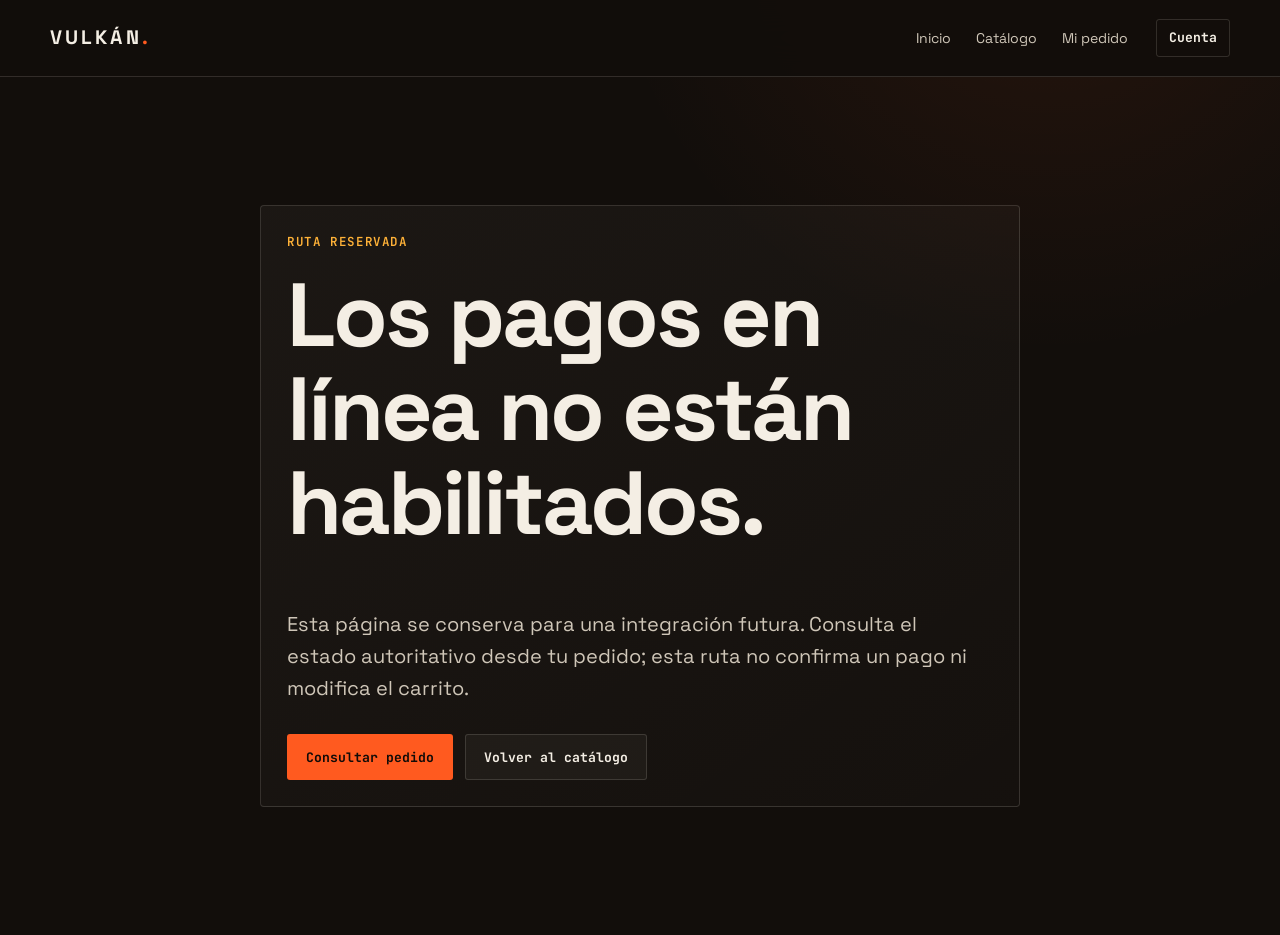
<file: payment-failure.html>
<!doctype html><html lang="es"><head><meta charset="utf-8"><meta name="viewport" content="width=device-width,initial-scale=1"><title>Pagos no habilitados — VULKÁN</title><meta name="robots" content="noindex,nofollow"><meta name="referrer" content="no-referrer"><meta name="theme-color" content="#120e0b"><link rel="preconnect" href="https://fonts.googleapis.com"><link rel="preconnect" href="https://fonts.gstatic.com" crossorigin><link href="https://fonts.googleapis.com/css2?family=JetBrains+Mono:wght@400;600;700&amp;family=Space+Grotesk:wght@400;500;600;700&amp;display=swap" rel="stylesheet"><link rel="stylesheet" href="assets/vulkan-core.css"><link rel="stylesheet" href="assets/site.css"><script src="assets/vulkan-core.js" defer></script></head><body><a class="skip-link" href="#contenido">Saltar al contenido</a><nav class="site-nav" aria-label="Navegación principal"><div class="container nav-inner"><a class="logo" href="index.html">VULKÁN<span>.</span></a><div class="nav-links" id="primaryNav"><a href="index.html">Inicio</a><a href="catalogo.html">Catálogo</a><a href="order.html">Mi pedido</a></div><div class="nav-actions"><a class="button button-quiet" href="cuenta.html">Cuenta</a><button class="menu-toggle" id="menuToggle" type="button" aria-label="Abrir menú" aria-controls="primaryNav" aria-expanded="false"><svg viewBox="0 0 24 24" aria-hidden="true"><path d="M4 7h16M4 12h16M4 17h16" fill="none" stroke="currentColor" stroke-width="1.8" stroke-linecap="round"/></svg></button></div></div></nav><main id="contenido"><section class="section narrow"><div class="surface"><p class="eyebrow">Ruta reservada</p><h1>Los pagos en línea no están habilitados.</h1><p class="lede">Esta página se conserva para una integración futura. Consulta el estado autoritativo desde tu pedido; esta ruta no confirma un pago ni modifica el carrito.</p><div class="hero-ctas"><a class="button button-primary" href="order.html">Consultar pedido</a><a class="button button-secondary" href="catalogo.html">Volver al catálogo</a></div></div></section></main></body></html>
</file>
<file: assets/vulkan-core.css>
:root {
  --obsidian: #120e0b;
  --obsidian-2: #1b1511;
  --ash: #2a231d;
  --lava: #ff5a1f;
  --lava-deep: #d94112;
  --ember: #ffb238;
  --smoke: #9c9188;
  --paper: #f4eee4;
  --paper-dim: #cfc6b8;
  --line: rgba(244, 238, 228, 0.14);
  --glass: rgba(18, 14, 11, 0.76);
  --crack-glow: 0 0 24px rgba(255, 90, 31, 0.55), 0 0 60px rgba(255, 178, 56, 0.25);
}

html {
  color-scheme: dark;
}

body {
  min-width: 280px;
}

:focus-visible {
  outline: 2px solid var(--ember);
  outline-offset: 4px;
}

.skip-link {
  position: fixed;
  top: 12px;
  left: 12px;
  z-index: 500;
  transform: translateY(-160%);
  padding: 10px 14px;
  border: 1px solid var(--ember);
  border-radius: 3px;
  background: var(--obsidian);
  color: var(--paper);
  font: 600 0.85rem/1 'JetBrains Mono', monospace;
  text-decoration: none;
  transition: transform 0.2s ease;
}

.skip-link:focus {
  transform: translateY(0);
}

nav.is-scrolled {
  background: rgba(18, 14, 11, 0.9);
  border-bottom: 1px solid var(--line);
  box-shadow: 0 16px 45px rgba(0, 0, 0, 0.18);
}

/* Entrada breve: la interfaz permanece usable y ofrece salida inmediata. */
.vulkan-intro {
  position: fixed;
  inset: 0;
  z-index: 400;
  display: grid;
  place-items: center;
  overflow: hidden;
  background:
    radial-gradient(circle at 50% 62%, rgba(255, 90, 31, 0.2), transparent 30%),
    linear-gradient(145deg, #090706 0%, var(--obsidian) 62%, #20100a 100%);
  opacity: 1;
  visibility: visible;
  transition: opacity 0.48s ease, visibility 0.48s ease;
}

.vulkan-intro::before {
  content: '';
  position: absolute;
  inset: -20%;
  background:
    radial-gradient(circle at 40% 60%, rgba(255, 178, 56, 0.14) 0 1px, transparent 2px),
    radial-gradient(circle at 58% 55%, rgba(255, 90, 31, 0.18) 0 1px, transparent 2px);
  background-size: 74px 74px, 113px 113px;
  animation: introDrift 5s linear infinite;
}

.vulkan-intro.is-leaving {
  opacity: 0;
  visibility: hidden;
  pointer-events: none;
}

.intro-mark {
  position: relative;
  text-align: center;
  isolation: isolate;
}

.intro-mark::after {
  content: '';
  position: absolute;
  left: 50%;
  bottom: -18px;
  width: min(66vw, 410px);
  height: 1px;
  transform: translateX(-50%) scaleX(0);
  transform-origin: center;
  background: linear-gradient(90deg, transparent, var(--lava), var(--ember), transparent);
  box-shadow: var(--crack-glow);
  animation: introLine 0.8s 0.18s ease forwards;
}

.intro-word {
  display: block;
  color: var(--paper);
  font: 700 clamp(3.5rem, 13vw, 9.5rem) / 0.88 'Space Grotesk', sans-serif;
  letter-spacing: -0.04em;
  text-shadow: 0 0 48px rgba(255, 90, 31, 0.26);
  opacity: 0;
  transform: translateY(16px) scale(0.98);
  animation: introWord 0.65s 0.05s cubic-bezier(0.2, 0.8, 0.2, 1) forwards;
}

.intro-word em {
  color: var(--lava);
  font-style: normal;
}

.intro-kicker {
  display: block;
  margin-top: 30px;
  color: var(--ember);
  font: 500 0.72rem/1.4 'JetBrains Mono', monospace;
  letter-spacing: 0.24em;
  text-transform: uppercase;
  opacity: 0;
  animation: introWord 0.5s 0.35s ease forwards;
}

.intro-skip {
  position: absolute;
  right: clamp(18px, 4vw, 48px);
  bottom: clamp(18px, 4vw, 42px);
  border: 0;
  border-bottom: 1px solid rgba(244, 238, 228, 0.35);
  background: transparent;
  color: var(--paper-dim);
  cursor: pointer;
  font: 500 0.75rem/1.4 'JetBrains Mono', monospace;
}

@keyframes introWord {
  to { opacity: 1; transform: translateY(0) scale(1); }
}

@keyframes introLine {
  to { transform: translateX(-50%) scaleX(1); }
}

@keyframes introDrift {
  to { transform: translate3d(40px, -36px, 0); }
}

/* Hero editorial, construido alrededor de la obra original generada para VULKÁN. */
.hero.hero-v2 {
  min-height: 100svh;
  display: grid;
  align-items: center;
  justify-content: stretch;
  padding-top: clamp(120px, 16vh, 170px);
  padding-bottom: clamp(64px, 9vh, 100px);
  isolation: isolate;
  background: #090706;
}

.hero.hero-v2::before,
.hero.hero-v2::after {
  content: '';
  position: absolute;
  inset: 0;
  pointer-events: none;
}

.hero.hero-v2::before {
  z-index: 1;
  background:
    linear-gradient(90deg, rgba(8, 6, 5, 0.98) 0%, rgba(8, 6, 5, 0.76) 36%, rgba(8, 6, 5, 0.14) 72%),
    linear-gradient(0deg, var(--obsidian) 0%, transparent 24%, rgba(8, 6, 5, 0.35) 100%);
}

.hero.hero-v2::after {
  z-index: 3;
  inset: auto 6vw 0;
  height: 1px;
  background: linear-gradient(90deg, var(--lava), rgba(255, 178, 56, 0.45), transparent 72%);
}

.hero-media {
  position: absolute;
  inset: -3%;
  z-index: 0;
  overflow: hidden;
  pointer-events: none;
}

.hero-media img {
  width: 100%;
  height: 100%;
  object-fit: cover;
  object-position: 68% 50%;
  filter: saturate(0.94) contrast(1.04);
  transform: translate3d(var(--hero-x, 0), calc(var(--hero-scroll, 0) * 1px + var(--hero-y, 0)), 0) scale(1.055);
  transition: transform 0.45s cubic-bezier(0.2, 0.7, 0.2, 1);
}

#emberCanvas {
  position: absolute;
  inset: 0;
  z-index: 2;
  width: 100%;
  height: 100%;
  pointer-events: none;
}

.hero-content {
  position: relative;
  z-index: 4;
  width: min(760px, 75vw);
}

.hero.hero-v2 .eyebrow {
  margin-bottom: 24px;
  color: var(--ember);
}

.hero.hero-v2 h1 {
  max-width: 780px;
  font-size: clamp(3.8rem, 9.5vw, 8.4rem);
  line-height: 0.87;
  letter-spacing: -0.055em;
  text-wrap: balance;
}

.hero.hero-v2 h1 .brand-line {
  display: block;
  margin-bottom: 17px;
  color: var(--lava);
  font: 600 0.14em/1 'JetBrains Mono', monospace;
  letter-spacing: 0.32em;
  text-transform: uppercase;
}

.hero.hero-v2 h1 em {
  color: var(--ember);
  font-style: normal;
}

.hero.hero-v2 p {
  max-width: 650px;
  margin-top: 28px;
  color: var(--paper-dim);
  font-size: clamp(1rem, 1.7vw, 1.2rem);
  line-height: 1.7;
  text-wrap: pretty;
}

.hero-proof {
  display: flex;
  flex-wrap: wrap;
  gap: 10px 22px;
  margin-top: 36px;
  padding-top: 22px;
  border-top: 1px solid var(--line);
  color: var(--paper-dim);
  font: 500 0.72rem/1.45 'JetBrains Mono', monospace;
  letter-spacing: 0.035em;
}

.hero-proof span {
  display: inline-flex;
  align-items: center;
  gap: 9px;
}

.hero-proof span::before {
  content: '';
  width: 6px;
  height: 6px;
  border-radius: 50%;
  background: var(--lava);
  box-shadow: 0 0 14px rgba(255, 90, 31, 0.8);
}

.hero-scroll-cue {
  position: absolute;
  right: 6vw;
  bottom: 42px;
  z-index: 4;
  display: flex;
  align-items: center;
  gap: 12px;
  color: var(--smoke);
  font: 500 0.68rem/1 'JetBrains Mono', monospace;
  letter-spacing: 0.15em;
  text-transform: uppercase;
  writing-mode: vertical-rl;
}

.hero-scroll-cue::after {
  content: '';
  width: 1px;
  height: 54px;
  background: linear-gradient(var(--ember), transparent);
}

@media (max-width: 820px) {
  nav .nav-cta { display: none; }

  .hero.hero-v2 {
    min-height: 94svh;
    align-items: end;
    padding-top: 116px;
  }

  .hero.hero-v2::before {
    background:
      linear-gradient(0deg, var(--obsidian) 0%, rgba(8, 6, 5, 0.86) 46%, rgba(8, 6, 5, 0.25) 100%),
      linear-gradient(90deg, rgba(8, 6, 5, 0.62), transparent);
  }

  .hero-media img {
    object-position: 68% center;
    transform: scale(1.04);
  }

  .hero-content { width: 100%; }
  .hero.hero-v2 h1 { font-size: clamp(3.35rem, 17vw, 6rem); }
  .hero-scroll-cue { display: none; }
}

@media (max-width: 460px) {
  nav { padding-inline: 18px; }
  .logo { font-size: 1.05rem; }
  .hero.hero-v2 { padding-inline: 20px; }
  .hero.hero-v2 .hero-ctas { gap: 10px; }
  .hero.hero-v2 .btn-primary,
  .hero.hero-v2 .btn-ghost { width: 100%; justify-content: center; }
  .hero-proof { display: grid; }
}

@media (prefers-reduced-motion: reduce) {
  html { scroll-behavior: auto; }
  *, *::before, *::after {
    scroll-behavior: auto !important;
    animation-duration: 0.01ms !important;
    animation-iteration-count: 1 !important;
    transition-duration: 0.01ms !important;
  }
  .hero-media img { transform: none; }
}
</file>
<file: assets/site.css>
* { box-sizing: border-box; }

html { scroll-behavior: smooth; }

body {
  margin: 0;
  min-height: 100vh;
  overflow-x: hidden;
  background:
    radial-gradient(circle at 82% -10%, rgba(255, 90, 31, 0.09), transparent 28rem),
    var(--obsidian);
  color: var(--paper);
  font-family: 'Space Grotesk', system-ui, -apple-system, BlinkMacSystemFont, 'Segoe UI', sans-serif;
  font-size: 1rem;
  line-height: 1.6;
}

[hidden] { display: none !important; }

body.intro-running { overflow: hidden; }

img { display: block; max-width: 100%; }

a { color: inherit; }

button,
input,
select,
textarea { font: inherit; }

button { color: inherit; }

h1, h2, h3, p { margin-top: 0; }

h1, h2, h3 {
  margin-bottom: 0.65em;
  line-height: 1.05;
  letter-spacing: -0.035em;
}

h1 { font-size: clamp(2.8rem, 7vw, 6.5rem); }
h2 { font-size: clamp(2rem, 4.5vw, 4rem); }
h3 { font-size: 1.12rem; }

.visually-hidden {
  position: absolute !important;
  width: 1px !important;
  height: 1px !important;
  padding: 0 !important;
  margin: -1px !important;
  overflow: hidden !important;
  clip: rect(0, 0, 0, 0) !important;
  white-space: nowrap !important;
  border: 0 !important;
}

.container {
  width: min(1180px, calc(100% - 40px));
  margin-inline: auto;
}

.narrow { width: min(760px, calc(100% - 40px)); margin-inline: auto; }

.mono,
.eyebrow,
.chip,
.fine-print,
.status-pill,
.kicker {
  font-family: 'JetBrains Mono', ui-monospace, SFMono-Regular, Consolas, monospace;
}

.eyebrow,
.kicker {
  margin-bottom: 16px;
  color: var(--ember);
  font-size: 0.78rem;
  font-weight: 600;
  letter-spacing: 0.13em;
  text-transform: uppercase;
}

.lede {
  max-width: 700px;
  color: var(--paper-dim);
  font-size: clamp(1.05rem, 2vw, 1.25rem);
}

.muted { color: var(--smoke); }
.fine-print { color: var(--smoke); font-size: 0.78rem; line-height: 1.55; }

.site-nav {
  position: sticky;
  top: 0;
  z-index: 80;
  min-height: 76px;
  border-bottom: 1px solid var(--line);
  background: rgba(18, 14, 11, 0.92);
  backdrop-filter: blur(18px);
}

.home-page .site-nav {
  position: fixed;
  inset: 0 0 auto;
  background: linear-gradient(rgba(9, 7, 6, 0.88), transparent);
  border-bottom-color: transparent;
}

.nav-inner {
  min-height: 76px;
  display: flex;
  align-items: center;
  gap: 28px;
}

.logo {
  flex: 0 0 auto;
  color: var(--paper);
  font-size: 1.22rem;
  font-weight: 750;
  letter-spacing: 0.16em;
  text-decoration: none;
}

.logo span { color: var(--lava); }

.nav-links {
  display: flex;
  align-items: center;
  gap: 25px;
  margin-left: auto;
}

.nav-links a {
  color: var(--paper-dim);
  font-size: 0.88rem;
  text-decoration: none;
}

.nav-links a:hover,
.nav-links a[aria-current='page'] { color: var(--ember); }

.nav-actions { display: flex; align-items: center; gap: 8px; }

.menu-toggle,
.icon-button,
.cart-trigger {
  width: 42px;
  height: 42px;
  display: inline-grid;
  place-items: center;
  border: 1px solid var(--line);
  border-radius: 50%;
  background: rgba(244, 238, 228, 0.03);
  cursor: pointer;
}

.menu-toggle { display: none; }
.menu-toggle svg,
.icon-button svg,
.cart-trigger svg { width: 20px; height: 20px; }

.button {
  min-height: 46px;
  display: inline-flex;
  align-items: center;
  justify-content: center;
  gap: 9px;
  padding: 11px 18px;
  border: 1px solid transparent;
  border-radius: 3px;
  cursor: pointer;
  font-family: 'JetBrains Mono', ui-monospace, monospace;
  font-size: 0.82rem;
  font-weight: 700;
  line-height: 1.2;
  text-decoration: none;
  transition: transform 0.18s ease, box-shadow 0.18s ease, border-color 0.18s ease;
}

.button:hover { transform: translateY(-2px); }
.button-primary { background: var(--lava); color: #110b08; }
.button-primary:hover { box-shadow: var(--crack-glow); }
.button-secondary { border-color: var(--line); background: rgba(244, 238, 228, 0.04); color: var(--paper); }
.button-secondary:hover { border-color: var(--ember); }
.button-quiet { min-height: 38px; padding: 8px 12px; border-color: var(--line); background: transparent; }
.button[disabled], .button[aria-disabled='true'] { opacity: 0.45; cursor: not-allowed; pointer-events: none; transform: none; box-shadow: none; }

.hero-ctas { display: flex; flex-wrap: wrap; gap: 12px; margin-top: 30px; }

.section { padding-block: clamp(72px, 10vw, 128px); }
.section-tight { padding-block: 56px; }
.section-alt { border-block: 1px solid var(--line); background: rgba(244, 238, 228, 0.025); }

.section-heading {
  display: grid;
  grid-template-columns: minmax(0, 1fr) minmax(240px, 0.55fr);
  align-items: end;
  gap: 30px;
  margin-bottom: 42px;
}

.section-heading p { margin: 0; color: var(--paper-dim); }

.page-hero { padding-block: clamp(82px, 10vw, 132px) 56px; }
.page-hero h1 { max-width: 900px; font-size: clamp(2.8rem, 7vw, 6rem); }

.fact-strip {
  display: grid;
  grid-template-columns: repeat(3, 1fr);
  border-block: 1px solid var(--line);
}

.fact-strip > div { padding: 27px; border-right: 1px solid var(--line); }
.fact-strip > div:last-child { border-right: 0; }
.fact-strip strong { display: block; margin-bottom: 4px; color: var(--ember); }
.fact-strip span { color: var(--paper-dim); font-size: 0.92rem; }

.category-grid,
.benefit-grid,
.steps-grid { display: grid; grid-template-columns: repeat(3, 1fr); gap: 16px; }

.category-card,
.benefit-card,
.step-card,
.surface {
  position: relative;
  padding: 26px;
  border: 1px solid var(--line);
  border-radius: 4px;
  background: linear-gradient(145deg, rgba(244, 238, 228, 0.045), rgba(244, 238, 228, 0.015));
}

.category-card { min-height: 150px; display: flex; flex-direction: column; justify-content: space-between; text-decoration: none; }
.category-card::after { content: '↗'; align-self: flex-end; color: var(--lava); font-size: 1.35rem; }
.category-card:hover { border-color: rgba(255, 178, 56, 0.55); }
.category-card span { color: var(--smoke); font-size: 0.82rem; }
.benefit-card p, .step-card p { margin-bottom: 0; color: var(--paper-dim); }
.step-number { color: var(--lava); font-size: 0.78rem; letter-spacing: 0.12em; }

.product-grid { display: grid; grid-template-columns: repeat(4, minmax(0, 1fr)); gap: 16px; }

.product-card {
  min-width: 0;
  display: flex;
  flex-direction: column;
  overflow: hidden;
  border: 1px solid var(--line);
  border-radius: 4px;
  background: rgba(27, 21, 17, 0.78);
}

.product-card:hover { border-color: rgba(255, 90, 31, 0.45); }
.product-media { position: relative; aspect-ratio: 1; display: grid; place-items: center; overflow: hidden; background: var(--ash); }
.product-media img { width: 100%; height: 100%; object-fit: cover; transition: transform 0.35s ease; }
.product-card:hover .product-media img { transform: scale(1.025); }
.image-fallback { width: 100%; height: 100%; display: grid; place-items: center; padding: 20px; color: var(--smoke); text-align: center; }
.product-body { flex: 1; display: flex; flex-direction: column; padding: 19px; }
.product-body h3 { min-height: 2.35em; margin-bottom: 10px; font-size: 1rem; line-height: 1.22; letter-spacing: -0.015em; }
.product-category { margin-bottom: 8px; color: var(--smoke); font-size: 0.75rem; text-transform: uppercase; letter-spacing: 0.08em; }
.product-description { min-height: 3.2em; color: var(--paper-dim); font-size: 0.84rem; line-height: 1.5; }
.product-price { margin-top: auto; display: flex; flex-wrap: wrap; align-items: baseline; gap: 8px 14px; }
.product-price strong { color: var(--paper); font-size: 1.2rem; }
.product-price span { color: var(--ember); font-size: 0.76rem; }
.product-actions { display: flex; gap: 9px; margin-top: 15px; }
.product-actions .button { flex: 1; padding-inline: 10px; }

.status-pill {
  position: absolute;
  top: 12px;
  left: 12px;
  z-index: 2;
  padding: 5px 8px;
  border: 1px solid rgba(18, 14, 11, 0.25);
  border-radius: 2px;
  background: rgba(18, 14, 11, 0.88);
  color: var(--paper);
  font-size: 0.75rem;
}
.status-pill.is-low { color: var(--ember); }
.status-pill.is-blocked { color: var(--paper-dim); }

.catalog-tools { display: grid; gap: 20px; margin-bottom: 32px; }
.search-row { display: grid; grid-template-columns: minmax(0, 1fr) auto; gap: 12px; }
.search-input { position: relative; }
.search-input input { padding-left: 46px; }
.search-input::before { content: '⌕'; position: absolute; left: 17px; top: 50%; transform: translateY(-50%); color: var(--smoke); font-size: 1.3rem; }
.result-count { align-self: center; min-width: 120px; color: var(--paper-dim); text-align: right; }
.chips { display: flex; gap: 8px; padding-bottom: 6px; overflow-x: auto; scrollbar-width: thin; }
.chip { flex: 0 0 auto; padding: 8px 12px; border: 1px solid var(--line); border-radius: 999px; background: transparent; color: var(--paper-dim); cursor: pointer; font-size: 0.75rem; }
.chip[aria-pressed='true'] { border-color: var(--lava); background: rgba(255, 90, 31, 0.12); color: var(--paper); }

.field { display: grid; gap: 7px; }
.field label, fieldset legend { color: var(--paper-dim); font-size: 0.86rem; font-weight: 650; }
input, select, textarea {
  width: 100%;
  min-height: 46px;
  padding: 11px 13px;
  border: 1px solid var(--line);
  border-radius: 3px;
  background: rgba(10, 8, 7, 0.8);
  color: var(--paper);
}
textarea { min-height: 96px; resize: vertical; }
input::placeholder, textarea::placeholder { color: #766d66; }
input:focus, select:focus, textarea:focus { border-color: var(--ember); outline: none; box-shadow: 0 0 0 2px rgba(255, 178, 56, 0.12); }
fieldset { margin: 0; padding: 0; border: 0; }
.form-grid { display: grid; grid-template-columns: repeat(2, minmax(0, 1fr)); gap: 16px; }
.form-grid .span-2 { grid-column: 1 / -1; }
.form-actions { display: flex; flex-wrap: wrap; align-items: center; gap: 12px; margin-top: 24px; }
.form-message { min-height: 1.5em; margin: 12px 0 0; color: var(--paper-dim); }
.form-error { color: #ff9b7a; }
.form-success { color: var(--ember); }

.checkout-layout { display: grid; grid-template-columns: minmax(0, 1.35fr) minmax(300px, 0.75fr); align-items: start; gap: 24px; }
.checkout-form, .order-summary { padding: 26px; border: 1px solid var(--line); border-radius: 4px; background: rgba(27, 21, 17, 0.7); }
.order-summary { position: sticky; top: 98px; }
.summary-line { display: grid; grid-template-columns: 1fr auto; gap: 12px; padding: 12px 0; border-bottom: 1px solid var(--line); }
.summary-line p { margin: 0; }
.summary-line small { display: block; color: var(--smoke); }
.summary-total { display: flex; justify-content: space-between; gap: 16px; padding-top: 15px; }
.summary-total strong { font-size: 1.2rem; }
.coupon-row { display: grid; grid-template-columns: 1fr auto; gap: 8px; margin-top: 20px; }

.account-grid { display: grid; grid-template-columns: minmax(0, 0.8fr) minmax(0, 1.2fr); gap: 20px; align-items: start; }
.tabs { display: flex; gap: 8px; margin-bottom: 20px; }
.tab-button { flex: 1; padding: 10px; border: 1px solid var(--line); background: transparent; cursor: pointer; }
.tab-button[aria-selected='true'] { border-color: var(--lava); color: var(--ember); }
.stack { display: grid; gap: 16px; }
.order-list { display: grid; gap: 10px; }
.order-list-item { display: grid; grid-template-columns: 1fr auto; gap: 8px; padding: 15px; border: 1px solid var(--line); border-radius: 3px; text-decoration: none; }
.order-list-item small { color: var(--smoke); }

.order-card { padding: clamp(22px, 4vw, 40px); border: 1px solid var(--line); background: rgba(27, 21, 17, 0.72); }
.order-meta { display: flex; flex-wrap: wrap; gap: 12px; margin-bottom: 24px; }
.order-meta span { padding: 6px 9px; border: 1px solid var(--line); color: var(--paper-dim); font-size: 0.75rem; }
.totals { width: min(100%, 420px); margin: 22px 0 0 auto; }
.totals > div { display: flex; justify-content: space-between; gap: 16px; padding: 8px 0; }
.totals .grand-total { margin-top: 6px; padding-top: 14px; border-top: 1px solid var(--line); font-size: 1.15rem; }

.modal-overlay {
  position: fixed;
  inset: 0;
  z-index: 120;
  display: grid;
  place-items: center;
  padding: 20px;
  background: rgba(7, 5, 4, 0.82);
  backdrop-filter: blur(8px);
}
.modal {
  width: min(880px, 100%);
  max-height: min(780px, 92vh);
  overflow: auto;
  position: relative;
  padding: clamp(22px, 4vw, 38px);
  border: 1px solid var(--line);
  border-radius: 4px;
  background: var(--obsidian-2);
  box-shadow: 0 30px 90px rgba(0, 0, 0, 0.55);
}
.modal-close { position: absolute; top: 16px; right: 16px; }
.product-dialog-grid { display: grid; grid-template-columns: minmax(240px, 0.9fr) minmax(0, 1.1fr); gap: 30px; }
.dialog-media { aspect-ratio: 1; display: grid; place-items: center; overflow: hidden; background: var(--ash); }
.dialog-media img { width: 100%; height: 100%; object-fit: cover; }
.option-group { margin-top: 18px; }
.option-list { display: flex; flex-wrap: wrap; gap: 8px; }
.option-button { min-height: 40px; padding: 8px 11px; border: 1px solid var(--line); border-radius: 2px; background: transparent; cursor: pointer; }
.option-button[aria-pressed='true'] { border-color: var(--ember); background: rgba(255, 178, 56, 0.1); }

.cart-trigger { position: relative; }
.cart-badge { position: absolute; top: -5px; right: -4px; min-width: 18px; height: 18px; display: grid; place-items: center; padding-inline: 4px; border-radius: 999px; background: var(--lava); color: #130c08; font: 700 0.64rem/1 'JetBrains Mono', monospace; }
.cart-overlay { position: fixed; inset: 0; z-index: 98; background: rgba(7, 5, 4, 0.66); opacity: 0; transition: opacity 0.22s ease; }
.cart-overlay.is-open { opacity: 1; }
.cart-drawer { position: fixed; inset: 0 0 0 auto; z-index: 99; width: min(430px, 94vw); display: flex; flex-direction: column; border-left: 1px solid var(--line); background: var(--obsidian-2); transform: translateX(100%); transition: transform 0.22s ease; }
.cart-drawer.is-open { transform: translateX(0); }
.cart-drawer-head { display: flex; align-items: center; justify-content: space-between; padding: 20px 22px; border-bottom: 1px solid var(--line); }
.cart-drawer-head h2 { margin: 0; font-size: 1.3rem; }
.cart-items { flex: 1; overflow: auto; padding: 8px 22px; }
.cart-empty { padding: 38px 0; color: var(--smoke); text-align: center; }
.cart-line { display: grid; grid-template-columns: 62px 1fr; gap: 13px; padding: 16px 0; border-bottom: 1px solid var(--line); }
.cart-line-media { width: 62px; aspect-ratio: 1; background: var(--ash); }
.cart-line-media img { width: 100%; height: 100%; object-fit: cover; }
.cart-line-body h3 { margin: 0 0 4px; font-size: 0.92rem; line-height: 1.25; }
.cart-variant, .cart-price-note { margin: 2px 0; color: var(--smoke); font-size: 0.75rem; }
.cart-price-note { color: var(--ember); }
.cart-line-controls { display: flex; align-items: center; justify-content: space-between; gap: 10px; margin-top: 9px; }
.quantity-control { display: flex; align-items: center; gap: 9px; }
.quantity-control button { width: 30px; height: 30px; border: 1px solid var(--line); background: transparent; cursor: pointer; }
.text-button { width: max-content; margin-top: 8px; padding: 0; border: 0; border-bottom: 1px solid currentColor; background: transparent; color: var(--smoke); cursor: pointer; font-size: 0.75rem; }
.cart-drawer-foot { padding: 18px 22px 24px; border-top: 1px solid var(--line); }
.cart-total-row { display: flex; justify-content: space-between; gap: 12px; margin-bottom: 8px; }
.cart-checkout { width: 100%; margin-top: 13px; }

.cta-band {
  padding: clamp(32px, 7vw, 76px);
  border: 1px solid rgba(255, 90, 31, 0.35);
  background: radial-gradient(circle at 90% 20%, rgba(255, 90, 31, 0.18), transparent 32%), var(--obsidian-2);
}
.cta-band p { max-width: 650px; color: var(--paper-dim); }

.site-footer { padding-block: 42px; border-top: 1px solid var(--line); }
.footer-grid { display: grid; grid-template-columns: 1fr auto; align-items: end; gap: 24px; }
.footer-links { display: flex; flex-wrap: wrap; justify-content: flex-end; gap: 18px; }
.footer-links a { color: var(--paper-dim); font-size: 0.84rem; text-decoration: none; }

@media (max-width: 980px) {
  .product-grid { grid-template-columns: repeat(3, minmax(0, 1fr)); }
  .category-grid, .benefit-grid, .steps-grid { grid-template-columns: repeat(2, 1fr); }
  .checkout-layout, .account-grid { grid-template-columns: 1fr; }
  .order-summary { position: static; }
}

@media (max-width: 760px) {
  .container, .narrow { width: min(100% - 28px, 1180px); }
  .site-nav, .nav-inner { min-height: 68px; }
  .menu-toggle { display: inline-grid; }
  .nav-links {
    position: absolute;
    inset: 68px 0 auto;
    display: grid;
    gap: 0;
    padding: 10px 20px 22px;
    border-bottom: 1px solid var(--line);
    background: rgba(18, 14, 11, 0.98);
  }
  .nav-links a { min-height: 46px; display: flex; align-items: center; border-bottom: 1px solid rgba(244, 238, 228, 0.07); }
  .nav-actions { margin-left: auto; }
  .section-heading { grid-template-columns: 1fr; align-items: start; }
  .product-grid { grid-template-columns: repeat(2, minmax(0, 1fr)); }
  .fact-strip { grid-template-columns: 1fr; }
  .fact-strip > div { border-right: 0; border-bottom: 1px solid var(--line); }
  .fact-strip > div:last-child { border-bottom: 0; }
  .form-grid { grid-template-columns: 1fr; }
  .form-grid .span-2 { grid-column: auto; }
  .product-dialog-grid { grid-template-columns: 1fr; }
  .footer-grid { grid-template-columns: 1fr; }
  .footer-links { justify-content: flex-start; }
}

@media (max-width: 480px) {
  .product-grid, .category-grid, .benefit-grid, .steps-grid { grid-template-columns: 1fr; }
  .search-row { grid-template-columns: 1fr; }
  .result-count { text-align: left; }
  .product-body h3, .product-description { min-height: 0; }
  .button { width: 100%; }
  .nav-actions .button { width: auto; }
  .coupon-row { grid-template-columns: 1fr; }
}

@media (prefers-reduced-motion: reduce) {
  html { scroll-behavior: auto; }
  *, *::before, *::after { animation-duration: 0.01ms !important; transition-duration: 0.01ms !important; }
}


/* =========================================================
   WHATSAPP FLOTANTE VULKÁN
   ABAJO A LA DERECHA
   PC + IPAD + CELULAR
   ========================================================= */

.whatsapp-float {
  position: fixed;
  right: 22px;
  bottom: 22px;

  width: 58px;
  height: 58px;

  z-index: 99999;

  display: flex;
  align-items: center;
  justify-content: center;

  background: #25D366;
  border-radius: 50%;

  text-decoration: none;

  box-shadow:
    0 6px 20px rgba(0, 0, 0, 0.30),
    0 0 0 1px rgba(255, 255, 255, 0.12);

  transition:
    transform 0.25s ease,
    box-shadow 0.25s ease;
}

/* ICONO */

.whatsapp-icon {
  width: 31px;
  height: 31px;

  display: flex;
  align-items: center;
  justify-content: center;
}

.whatsapp-icon svg {
  width: 100%;
  height: 100%;
  fill: #ffffff;
}

/* TEXTO */

.whatsapp-tooltip {
  position: absolute;

  right: 70px;
  bottom: 50%;

  transform: translateY(50%) translateX(8px);

  background: #15110e;
  color: #ffffff;

  padding: 10px 14px;

  border-radius: 8px;

  font-family: inherit;
  font-size: 14px;
  font-weight: 600;

  white-space: nowrap;

  opacity: 0;
  visibility: hidden;

  pointer-events: none;

  transition:
    opacity 0.2s ease,
    transform 0.2s ease,
    visibility 0.2s ease;

  box-shadow: 0 6px 18px rgba(0,0,0,0.25);
}

/* FLECHA DEL MENSAJE */

.whatsapp-tooltip::before {
  content: "";

  position: absolute;

  right: -6px;
  top: 50%;

  transform: translateY(-50%);

  border-top: 6px solid transparent;
  border-bottom: 6px solid transparent;
  border-left: 6px solid #15110e;
}

/* HOVER */

.whatsapp-float:hover {
  transform: scale(1.08);

  box-shadow:
    0 8px 25px rgba(0, 0, 0, 0.35),
    0 0 20px rgba(37, 211, 102, 0.35);
}

.whatsapp-float:hover .whatsapp-tooltip {
  opacity: 1;
  visibility: visible;

  transform: translateY(50%) translateX(0);
}

/* ACCESIBILIDAD */

.whatsapp-float:focus-visible {
  outline: 3px solid rgba(255,255,255,0.9);
  outline-offset: 4px;
}

/* IPAD / TABLET */

@media (max-width: 900px) {
  .whatsapp-float {
    right: 20px;
    bottom: 20px;

    width: 58px;
    height: 58px;
  }
}

/* CELULAR */

@media (max-width: 600px) {
  .whatsapp-float {
    right: 14px;
    bottom: 14px;

    width: 54px;
    height: 54px;
  }

  .whatsapp-icon {
    width: 29px;
    height: 29px;
  }

  .whatsapp-tooltip {
    right: 64px;

    font-size: 13px;
    padding: 9px 12px;
  }
}
</file>
